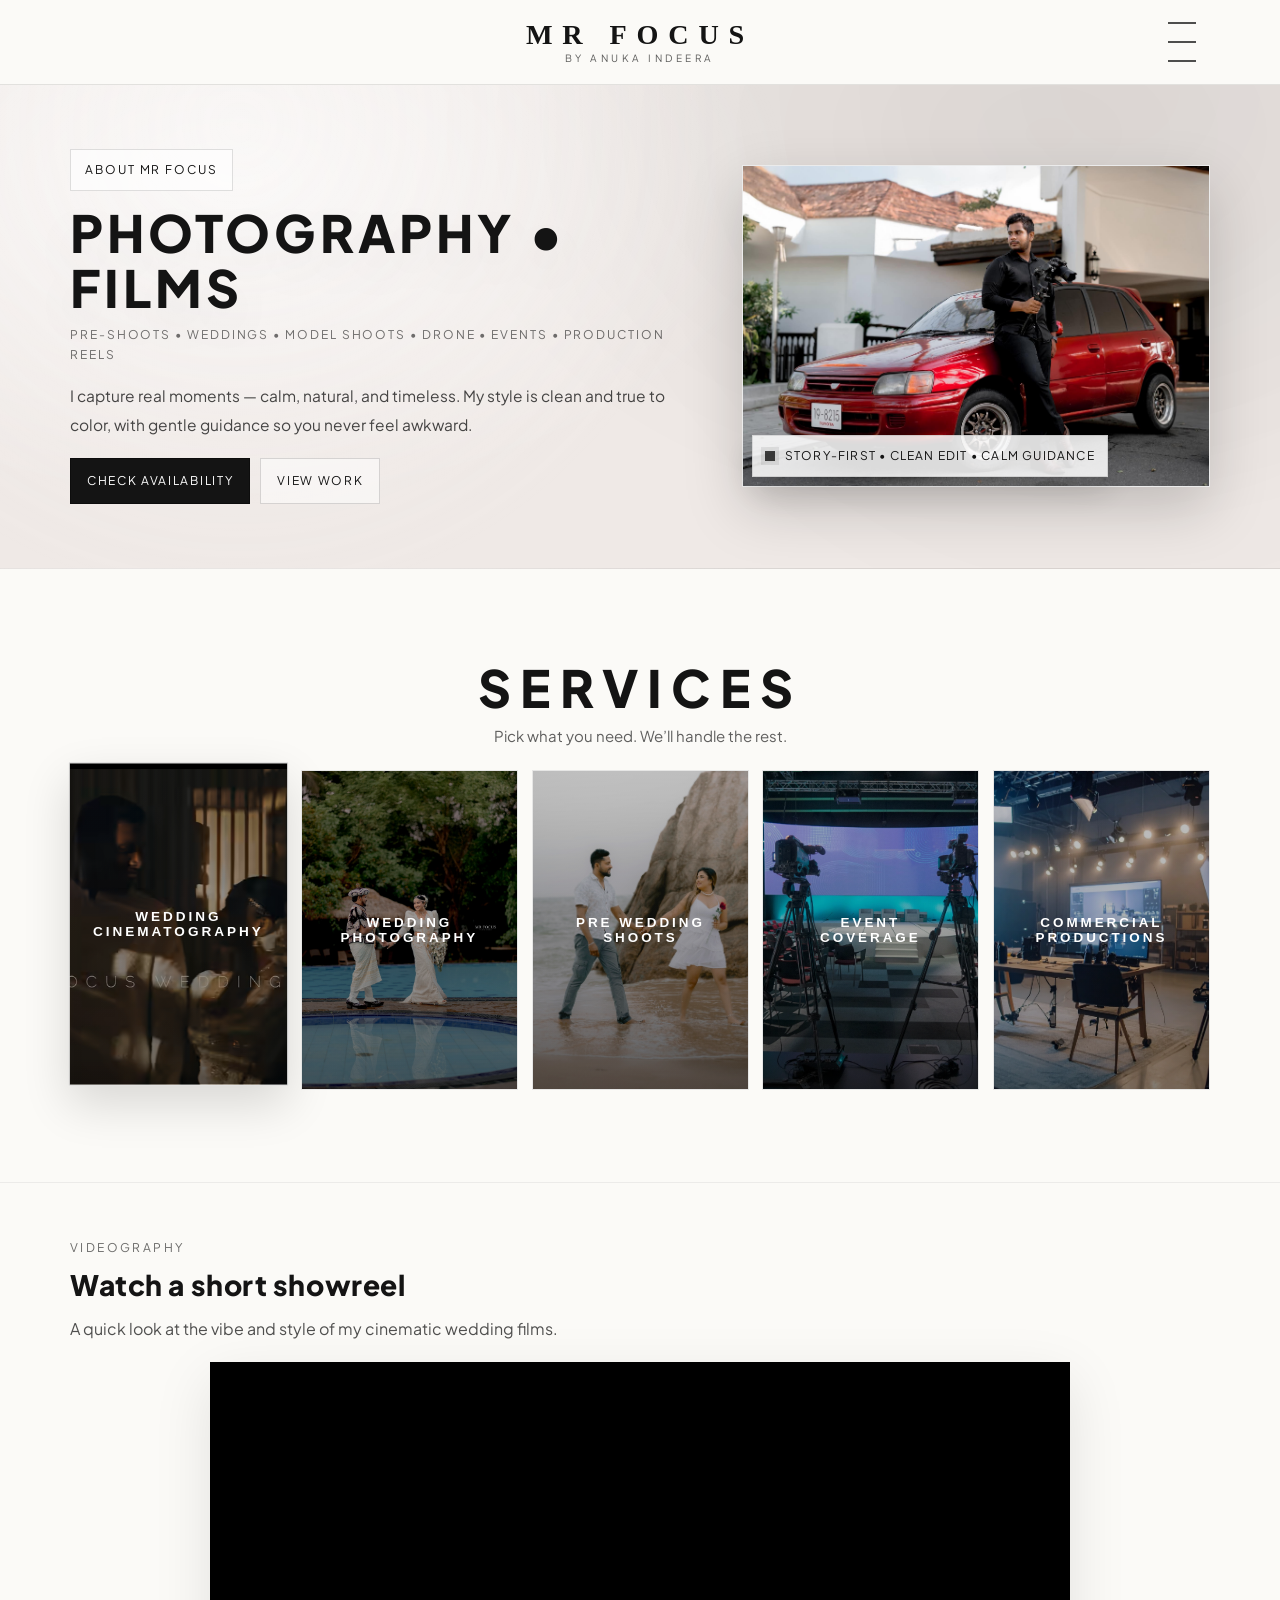
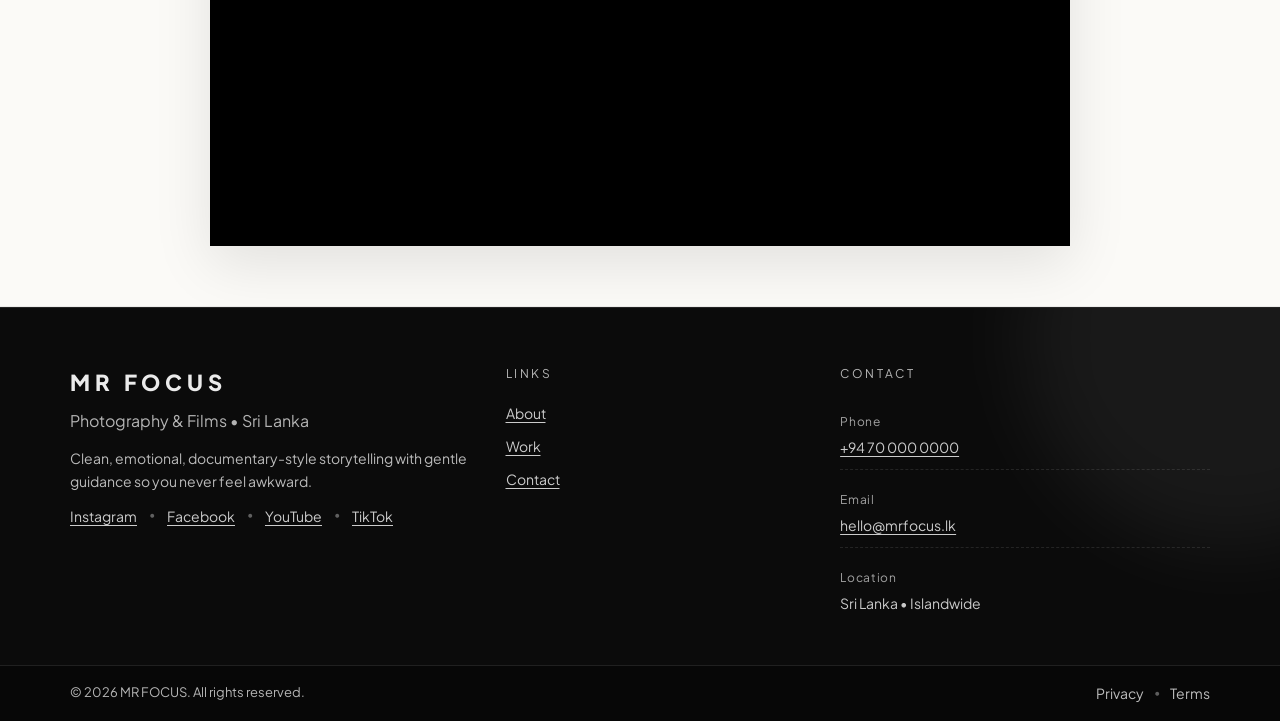
<file: about.html>
<!doctype html>
<html lang="en">
<head>
  <meta charset="utf-8" />
  <meta name="viewport" content="width=device-width, initial-scale=1" />
  <meta name="theme-color" content="#fbfaf7" />

  <title>About | MR FOCUS Photography & Films</title>
  <meta name="description" content="MR FOCUS — Wedding photography & filmmaking in Sri Lanka. Natural, clean, timeless storytelling with calm guidance." />

  <link rel="preconnect" href="https://fonts.googleapis.com">
  <link rel="preconnect" href="https://fonts.gstatic.com" crossorigin>
  <link href="https://fonts.googleapis.com/css2?family=Plus+Jakarta+Sans:wght@300;400;500;600;700;800&display=swap" rel="stylesheet">

  <style>
    :root{
      --bg:#fbfaf7;
      --panel:rgba(255,255,255,.72);
      --ink:#141414;
      --muted:rgba(20,20,20,.68);

      --radius:0px;
      --shadow:0 18px 55px rgba(0,0,0,.10);
      --shadow2:0 14px 40px rgba(0,0,0,.12);
      --container:1140px;

      --headerH:76px;
      --layerShadow:0 26px 70px rgba(0,0,0,.12);
      --layerLine:rgba(0,0,0,.08);

      --accent:rgba(197,160,98,.55);
    }

    *{box-sizing:border-box}

    html{
      scroll-behavior:smooth;
    }

    body{
      margin:0;
      background:var(--bg);
      color:var(--ink);
      font-family:"Plus Jakarta Sans", system-ui, -apple-system, Segoe UI, Roboto, Arial, sans-serif;
      line-height:1.65;
      overflow-x:hidden;
      -webkit-font-smoothing:antialiased;
      text-rendering:optimizeLegibility;

      opacity:0;
      transform:translateY(8px);
      transition:opacity .5s ease, transform .5s ease;
    }

    body.is-ready{
      opacity:1;
      transform:none;
    }

    body.drawer-lock{
      overflow:hidden;
    }

    a{
      color:inherit;
      text-decoration:none;
    }

    img{
      max-width:100%;
      display:block;
    }

    .container{
      width:min(var(--container), 92%);
      margin-inline:auto;
    }

    .muted{
      color:var(--muted);
    }

    /* ================= BUTTONS ================= */

    .btn{
      position:relative;
      overflow:hidden;
      border-radius:var(--radius);
      padding:12px 16px;
      border:1px solid rgba(0,0,0,.14);
      background:rgba(255,255,255,.78);
      cursor:pointer;
      font-size:12px;
      letter-spacing:.14em;
      text-transform:uppercase;
      transition:
        transform .32s cubic-bezier(.2,.8,.2,1),
        box-shadow .32s ease,
        background .32s ease,
        border-color .32s ease;
      display:inline-flex;
      align-items:center;
      justify-content:center;
      gap:10px;
      white-space:nowrap;
      user-select:none;
    }

    .btn::before{
      content:"";
      position:absolute;
      inset:0;
      background:linear-gradient(
        120deg,
        transparent 0%,
        transparent 34%,
        rgba(255,255,255,.36) 50%,
        transparent 66%,
        transparent 100%
      );
      transform:translateX(-140%) skewX(-14deg);
      transition:transform .85s ease;
      pointer-events:none;
    }

    .btn:hover::before{
      transform:translateX(140%) skewX(-14deg);
    }

    .btn:hover{
      transform:translateY(-3px);
      box-shadow:0 18px 40px rgba(0,0,0,.12);
    }

    .btn:active{
      transform:translateY(-1px) scale(.98);
    }

    .btn--primary{
      background:var(--ink);
      color:#fff;
      border-color:rgba(0,0,0,.35);
    }

    .btn--ghost{
      background:rgba(255,255,255,.50);
    }

    /* ================= HEADER ================= */

    .header{
      position:sticky;
      top:0;
      z-index:2000;
      background:rgba(251,250,247,.96);
      border-bottom:1px solid rgba(0,0,0,.10);
      backdrop-filter:blur(10px);
      -webkit-backdrop-filter:blur(10px);
      transition:
        background .45s ease,
        box-shadow .45s ease,
        border-color .45s ease;
    }

    .header.is-scrolled{
      background:rgba(251,250,247,.985);
      border-bottom-color:rgba(0,0,0,.08);
      box-shadow:0 18px 48px rgba(0,0,0,.10);
    }

    .header__inner{
      display:grid;
      grid-template-columns:1fr auto 1fr;
      align-items:center;
      gap:14px;
      padding:14px 0;
    }

    .header__logo{
      justify-self:center;
      display:inline-grid;
      place-items:center;
      padding:6px 10px;
    }

    .brand{
      display:grid;
      justify-items:center;
      line-height:1;
    }

    .brand__name{
      font-family:Georgia, "Times New Roman", serif;
      font-weight:700;
      text-transform:uppercase;
      letter-spacing:.35em;
      font-size:clamp(18px, 2.2vw, 34px);
      transition:letter-spacing .45s ease, transform .45s ease;
    }

    .header.is-scrolled .brand__name{
      letter-spacing:.38em;
    }

    .brand__tag{
      margin-top:4px;
      font-size:10px;
      letter-spacing:.35em;
      text-transform:uppercase;
      color:rgba(20,20,20,.68);
      transition:opacity .35s ease;
    }

    .menuBtn{
      justify-self:end;
      width:56px;
      height:56px;
      border:0;
      background:transparent;
      cursor:pointer;
      display:grid;
      place-items:center;
      padding:0;
    }

    .menuBtn span{
      display:block;
      width:28px;
      height:2px;
      background:rgba(20,20,20,.75);
      margin:4px 0;
      transition:
        transform .35s cubic-bezier(.2,.8,.2,1),
        opacity .35s ease,
        width .35s ease,
        background .35s ease;
    }

    .menuBtn:hover span:nth-child(1){
      transform:translateX(5px);
      width:32px;
    }

    .menuBtn:hover span:nth-child(2){
      transform:translateX(-4px);
      width:24px;
    }

    .menuBtn:hover span:nth-child(3){
      transform:translateX(5px);
      width:32px;
    }

    .menuBtn.is-open span:nth-child(1){
      transform:translateY(6px) rotate(45deg);
    }

    .menuBtn.is-open span:nth-child(2){
      opacity:0;
      transform:scaleX(.6);
    }

    .menuBtn.is-open span:nth-child(3){
      transform:translateY(-6px) rotate(-45deg);
    }

    /* ================= DRAWER ================= */

    .drawer{
      position:fixed;
      inset:0;
      z-index:2500;
      pointer-events:none;
      visibility:hidden;
    }

    .drawer.is-open{
      pointer-events:auto;
      visibility:visible;
    }

    .drawer__backdrop{
      position:absolute;
      inset:0;
      background:rgba(0,0,0,.22);
      backdrop-filter:blur(4px);
      -webkit-backdrop-filter:blur(4px);
      opacity:0;
      transition:opacity .45s ease;
    }

    .drawer.is-open .drawer__backdrop{
      opacity:1;
    }

    .drawer__panel{
      position:absolute;
      right:0;
      top:var(--headerH);
      height:calc(100% - var(--headerH));
      width:min(560px, 92vw);

      background:rgba(255,255,255,.98);
      border-left:1px solid rgba(0,0,0,.10);
      box-shadow:0 26px 70px rgba(0,0,0,.18);

      padding:18px;
      overflow:auto;

      transform:translateX(104%);
      transition:transform .85s cubic-bezier(.16,1,.3,1);
    }

    .drawer.is-open .drawer__panel{
      transform:translateX(0);
    }

    .drawer__top{
      display:flex;
      align-items:center;
      justify-content:space-between;
      padding:4px 2px 14px;
      border-bottom:1px solid rgba(0,0,0,.10);
      margin-bottom:14px;
    }

    .drawer__title{
      font-size:22px;
      font-weight:600;
      color:rgba(20,20,20,.92);
    }

    .drawer__close{
      border:0;
      background:transparent;
      font-size:26px;
      line-height:1;
      cursor:pointer;
      padding:10px 12px;
      color:rgba(20,20,20,.75);
      transition:transform .35s ease, color .35s ease;
    }

    .drawer__close:hover{
      transform:rotate(90deg);
      color:rgba(20,20,20,.95);
    }

    .drawer__links{
      display:grid;
      gap:12px;
    }

    .drawer__link{
      display:block;
      padding:22px 18px;
      background:#f3f4f4;
      border:1px solid rgba(0,0,0,.08);
      font-size:22px;
      font-weight:500;
      color:rgba(20,20,20,.90);

      opacity:0;
      transform:translateY(20px);

      transition:
        opacity .65s ease,
        transform .75s cubic-bezier(.2,.8,.2,1),
        background .25s ease,
        box-shadow .25s ease,
        border-color .25s ease;
    }

    .drawer.is-open .drawer__link{
      opacity:1;
      transform:translateY(0);
    }

    .drawer.is-open .drawer__link:nth-child(1){transition-delay:.12s;}
    .drawer.is-open .drawer__link:nth-child(2){transition-delay:.20s;}
    .drawer.is-open .drawer__link:nth-child(3){transition-delay:.28s;}

    .drawer__link:hover{
      background:#fff;
      transform:translateY(-2px);
      box-shadow:0 14px 30px rgba(0,0,0,.08);
    }

    .drawer__link--accent{
      background:#fff;
      border-color:var(--accent);
    }

    @media (max-width:520px){
      .drawer__panel{
        width:min(420px, 92vw);
      }

      .drawer__link{
        font-size:18px;
        padding:18px 16px;
      }
    }

    /* ================= REVEAL ================= */

    .reveal{
      opacity:0;
      transform:translateY(34px);
      filter:blur(10px);
      transition:
        opacity .9s ease,
        transform .9s cubic-bezier(.2,.8,.2,1),
        filter .9s ease;
    }

    .reveal.is-in{
      opacity:1;
      transform:translateY(0);
      filter:blur(0);
    }

    /* ================= HERO ================= */

    .aboutHero{
      position:relative;
      overflow:hidden;
      padding:clamp(28px, 5vw, 72px) 0;
      border-bottom:1px solid rgba(0,0,0,.06);
      background:
        radial-gradient(900px 520px at 18% 20%, rgba(255,255,255,.65), transparent 62%),
        radial-gradient(980px 640px at 82% 10%, rgba(0,0,0,.05), transparent 64%),
        #efe9e6;

      --mx:0px;
      --my:0px;
    }

    .aboutHero::after{
      content:"";
      position:absolute;
      inset:-160px;
      background:
        radial-gradient(circle at 25% 25%, rgba(255,255,255,.28), transparent 36%),
        radial-gradient(circle at 80% 20%, rgba(0,0,0,.06), transparent 42%);
      opacity:.72;
      pointer-events:none;
      animation:heroSoftMove 10s ease-in-out infinite alternate;
    }

    .aboutHero__inner{
      position:relative;
      z-index:1;
      display:grid;
      grid-template-columns:1.15fr .85fr;
      gap:clamp(16px, 3vw, 56px);
      align-items:center;
      transform:translate(
        calc(var(--mx) * -0.12),
        calc(var(--my) * -0.12)
      );
      transition:transform .35s ease-out;
    }

    .kicker{
      display:inline-flex;
      padding:10px 14px;
      border-radius:var(--radius);
      border:1px solid rgba(0,0,0,.12);
      background:rgba(255,255,255,.62);
      font-size:12px;
      letter-spacing:.16em;
      text-transform:uppercase;
    }

    .h1{
      margin:14px 0 10px;
      font-weight:800;
      letter-spacing:.08em;
      text-transform:uppercase;
      font-size:clamp(28px, 4vw, 58px);
      line-height:1.08;
      text-shadow:0 18px 48px rgba(0,0,0,.08);
    }

    .subline{
      margin:0 0 16px;
      font-size:12px;
      letter-spacing:.16em;
      text-transform:uppercase;
      color:rgba(20,20,20,.60);
    }

    .heroLead{
      margin:0 0 16px;
      max-width:62ch;
      font-size:clamp(15.5px, 1.1vw, 18px);
      line-height:1.9;
      color:rgba(20,20,20,.78);
    }

    .heroActions{
      display:flex;
      gap:10px;
      flex-wrap:wrap;
      margin-top:18px;
    }

    .heroImgWrap{
      position:relative;
      display:grid;
      justify-items:end;
    }

    .heroImg{
      width:min(560px, 100%);
      aspect-ratio:16/11;
      border-radius:var(--radius);
      border:1px solid rgba(0,0,0,.08);
      box-shadow:0 22px 55px rgba(0,0,0,.18);
      object-fit:cover;
      object-position:50% 25%;
      background:#fff;

      transition:
        transform .9s cubic-bezier(.2,.8,.2,1),
        box-shadow .9s ease,
        filter .9s ease;
    }

    .heroImgWrap:hover .heroImg{
      transform:translateY(-8px) scale(1.025);
      box-shadow:0 34px 80px rgba(0,0,0,.22);
      filter:contrast(1.04) saturate(1.03);
    }

    .heroBadge{
      position:absolute;
      left:10px;
      bottom:10px;
      display:inline-flex;
      align-items:center;
      gap:10px;
      padding:10px 12px;
      border-radius:var(--radius);
      background:rgba(255,255,255,.86);
      border:1px solid rgba(0,0,0,.10);
      box-shadow:0 14px 34px rgba(0,0,0,.14);
      font-size:12px;
      letter-spacing:.10em;
      text-transform:uppercase;
      transition:transform .45s ease, box-shadow .45s ease;
    }

    .heroImgWrap:hover .heroBadge{
      transform:translateY(-6px);
      box-shadow:0 20px 48px rgba(0,0,0,.18);
    }

    .dot{
      width:10px;
      height:10px;
      border-radius:var(--radius);
      background:rgba(0,0,0,.75);
      box-shadow:0 0 0 4px rgba(0,0,0,.08);
    }

    /* ================= SECTIONS ================= */

    .section{
      padding:clamp(46px, 6vw, 86px) 0;
      border-bottom:1px solid rgba(0,0,0,.06);
    }

    .sectionTitle{
      font-size:12px;
      letter-spacing:.20em;
      text-transform:uppercase;
      color:rgba(20,20,20,.62);
      margin:0 0 10px;
    }

    .sectionH2{
      margin:0 0 12px;
      font-size:clamp(22px, 2.2vw, 34px);
      line-height:1.2;
      letter-spacing:.02em;
      font-weight:800;
    }

    .sectionLead{
      margin:0 0 18px;
      color:rgba(20,20,20,.74);
      max-width:72ch;
      line-height:1.9;
    }

    /* ================= LAYER STACK ================= */

    .layerStack{
      position:relative;
      background:var(--bg);
    }

/* remove extra blank space after last layer/showreel */
.layerStack > .section.layer:last-of-type{
  height: auto !important;
  min-height: auto !important;
  overflow: visible !important;
  padding-top: 55px !important;
  padding-bottom: 60px !important;
}

/* remove extra stack ending space */
.stackEnd{
  height: 0 !important;
  display: none !important;
}

/* remove extra margins inside showreel */
.layerStack > .section.layer:last-of-type .reelWrap{
  margin-bottom: 0 !important;
}

.layerStack > .section.layer:last-of-type .reel{
  margin-bottom: 0 !important;
}

    /* ================= SERVICES ================= */

    .serviceTiles{
      padding:92px 0;
      background:var(--bg);
    }

    .serviceTiles__head{
      text-align:center;
      margin-bottom:22px;
    }

    .serviceTiles__head .lead{
      max-width:56ch;
      margin:10px auto 0;
      font-size:15px;
      line-height:1.6;
    }

    .h2{
      margin:0;
      font-weight:800;
      letter-spacing:.18em;
      text-transform:uppercase;
      font-size:clamp(28px, 4vw, 58px);
      line-height:1.05;
    }

    .tilesGrid{
      --gap:14px;
      display:flex;
      flex-wrap:wrap;
      gap:var(--gap);
      justify-content:center;
    }

    .tileBtn{
      appearance:none;
      border:none;
      padding:0;
      background:none;
      cursor:pointer;
      text-align:inherit;
    }

    .tile{
      position:relative;
      overflow:hidden;
      border-radius:var(--radius);
      color:#fff;
      border:1px solid rgba(20,20,20,.10);
      background:rgba(255,255,255,.65);
      flex:0 0 calc((100% - (4 * var(--gap))) / 5);
      min-height:320px;
      display:grid;
      place-items:center;
      will-change:transform;
      transition:
        transform .55s cubic-bezier(.2,.8,.2,1),
        box-shadow .45s ease,
        border-color .45s ease,
        filter .45s ease;
    }

    .tile__bg{
      position:absolute;
      inset:0;
      background-image:var(--img);
      background-size:cover;
      background-position:50% 50%;
      transform:scale(1.02);
      transition:
        transform 1.1s cubic-bezier(.2,.8,.2,1),
        filter .7s ease;
    }

    .tile__shade{
      position:absolute;
      inset:0;
      background:
        radial-gradient(700px 480px at 50% 55%, rgba(0,0,0,.08), rgba(0,0,0,.36)),
        linear-gradient(to top, rgba(0,0,0,.40), rgba(0,0,0,.08));
      transition:opacity .25s ease;
    }

    .tile__text{
      position:relative;
      z-index:1;
      padding:14px 16px;
      text-align:center;
      font-weight:600;
      letter-spacing:.22em;
      text-transform:uppercase;
      font-size:clamp(13px, 1.05vw, 16px);
      transition:
        transform .45s ease,
        letter-spacing .45s ease,
        opacity .45s ease;
    }

    .tile:hover{
      transform:translateY(-10px) scale(1.015);
      border-color:rgba(20,20,20,.16);
      box-shadow:0 34px 90px rgba(0,0,0,.18);
    }

    .tile:hover .tile__bg{
      transform:scale(1.1);
      filter:contrast(1.05) saturate(1.08);
    }

    .tile:hover .tile__shade{
      opacity:.92;
    }

    .tile:hover .tile__text{
      transform:translateY(-4px);
      letter-spacing:.26em;
    }

    .tile.is-active{
      transform:translateY(-6px) scale(1.01);
      border-color:rgba(20,20,20,.18);
      box-shadow:0 18px 44px rgba(0,0,0,.14);
    }

    .tile:focus-visible{
      outline:3px solid rgba(20,20,20,.25);
      outline-offset:4px;
    }

    .svcPanel{
      margin-top:18px;
      border-radius:var(--radius);
      overflow:hidden;
      opacity:1;
      transform:translateY(0);
      transition:
        opacity .45s ease,
        transform .55s cubic-bezier(.2,.8,.2,1),
        filter .45s ease;
    }

    .svcPanel.is-hide{
      opacity:0;
      transform:translateY(18px);
      filter:blur(8px);
    }

    .svcPanel__inner{
      padding:22px;
      display:flex;
      flex-direction:column;
      align-items:center;
      text-align:center;
      gap:10px;
      transition:transform .45s ease, box-shadow .45s ease;
    }

    .svcPanel__actions{
      display:flex;
      gap:10px;
      flex-wrap:wrap;
      justify-content:center;
      margin-top:6px;
    }

    /* ================= SHOWREEL ================= */

    .reelWrap{
      margin-top:12px;
      max-width:860px;
      margin-inline:auto;
    }

    .reel{
      position:relative;
      overflow:hidden;
      border-radius:var(--radius);
      border:1px solid rgba(0,0,0,.10);
      background:#000;
      box-shadow:var(--shadow);
      aspect-ratio:16 / 9;
      transition:
        transform .7s cubic-bezier(.2,.8,.2,1),
        box-shadow .7s ease;
    }

    .reel:hover{
      transform:translateY(-6px);
      box-shadow:0 30px 80px rgba(0,0,0,.18);
    }

    .reel iframe{
      position:absolute;
      inset:0;
      width:100%;
      height:100%;
      border:0;
      display:block;
    }

    .ytNotice{
      position:absolute;
      inset:0;
      display:none;
      place-items:center;
      text-align:center;
      padding:22px;
      background:rgba(0,0,0,.58);
      color:#fff;
      z-index:2;
    }

    .ytNotice__box{
      max-width:520px;
      border:1px solid rgba(255,255,255,.20);
      background:rgba(0,0,0,.35);
      padding:18px;
    }

    .ytNotice__title{
      font-weight:800;
      letter-spacing:.08em;
      text-transform:uppercase;
      margin-bottom:8px;
      font-size:14px;
    }

    .ytNotice__text{
      opacity:.9;
      line-height:1.7;
      margin-bottom:14px;
      font-size:14px;
    }

    .ytNotice__btns{
      display:flex;
      gap:10px;
      justify-content:center;
      flex-wrap:wrap;
    }

    .reel.is-file .ytNotice{
      display:grid;
    }

    /* ================= FOOTER ================= */

    .footer{
      background:#0b0b0b;
      color:rgba(255,255,255,.92);
      padding:56px 0 0;
      border-top:1px solid rgba(255,255,255,.10);
      position:relative;
      overflow:hidden;
    }

    .footer::before{
      content:"";
      position:absolute;
      width:420px;
      height:420px;
      right:-160px;
      top:-180px;
      border-radius:50%;
      background:rgba(255,255,255,.06);
      filter:blur(40px);
      animation:footerGlow 8s ease-in-out infinite alternate;
    }

    .footer__wrap{
      position:relative;
      z-index:1;
      display:grid;
      grid-template-columns:1.2fr .9fr 1.1fr;
      gap:32px;
      padding-bottom:40px;
    }

    .footer__brand{
      font-size:22px;
      letter-spacing:.22em;
      text-transform:uppercase;
      margin-bottom:8px;
      font-weight:800;
    }

    .footer__tag{
      opacity:.75;
      margin-bottom:12px;
    }

    .footer__about{
      margin:0;
      max-width:420px;
      line-height:1.65;
      color:rgba(255,255,255,.72);
      font-size:14px;
    }

    .footer__title{
      font-size:12px;
      letter-spacing:.22em;
      text-transform:uppercase;
      color:rgba(255,255,255,.70);
      margin-bottom:8px;
    }

    .footer__link{
      color:rgba(255,255,255,.86);
      font-size:14px;
      opacity:.92;
      transition:.18s ease;
      text-decoration:underline;
      text-underline-offset:3px;
    }

    .footer__link:hover{
      opacity:1;
    }

    .footer__col{
      display:grid;
      align-content:start;
      gap:10px;
    }

    .footer__item{
      display:grid;
      gap:4px;
      padding:10px 0;
      border-bottom:1px dashed rgba(255,255,255,.10);
    }

    .footer__label{
      font-size:12px;
      color:rgba(255,255,255,.62);
      letter-spacing:.06em;
    }

    .footer__text{
      font-size:14px;
      color:rgba(255,255,255,.78);
    }

    .footer__bottom{
      border-top:1px solid rgba(255,255,255,.10);
      padding:16px 0;
      background:rgba(0,0,0,.35);
    }

    .footer__bottomInner{
      display:flex;
      align-items:center;
      justify-content:space-between;
      gap:12px;
      flex-wrap:wrap;
    }

    .footer__mini{
      color:rgba(255,255,255,.70);
      font-size:13px;
    }

    .footer__miniLinks{
      display:flex;
      align-items:center;
      gap:10px;
      flex-wrap:wrap;
    }

    .dotSep{
      color:rgba(255,255,255,.35);
      font-size:12px;
    }

    /* ================= KEYFRAMES ================= */

    @keyframes heroSoftMove{
      0%{
        transform:translate3d(0,0,0) scale(1);
      }

      100%{
        transform:translate3d(24px,-18px,0) scale(1.04);
      }
    }

    @keyframes footerGlow{
      0%{
        transform:translate3d(0,0,0) scale(1);
        opacity:.45;
      }

      100%{
        transform:translate3d(-30px,24px,0) scale(1.12);
        opacity:.75;
      }
    }

    /* ================= RESPONSIVE ================= */

    @media (max-width:1100px){
      .tile{
        flex-basis:calc((100% - (2 * var(--gap))) / 3);
        min-height:300px;
      }
    }

    @media (max-width:980px){
      .aboutHero__inner{
        grid-template-columns:1fr;
      }

      .heroImgWrap{
        justify-items:center;
        order:-1;
      }

      .footer__wrap{
        grid-template-columns:1fr 1fr;
      }
    }

    @media (max-width:900px){
      .tile{
        flex-basis:calc((100% - var(--gap)) / 2);
        min-height:280px;
      }
    }

    @media (max-width:740px){
      .layer{
        position:relative;
        top:auto;
        height:auto;
        overflow:visible;
        box-shadow:none;
        border-top:none;
      }

      .stackEnd{
        display:none;
      }

      .aboutHero__inner{
        transform:none;
      }

      .heroImgWrap:hover .heroImg{
        transform:none;
      }

      .tile:hover{
        transform:translateY(-5px);
      }
    }

    @media (max-width:640px){
      .serviceTiles{
        padding:72px 0;
      }

      .serviceTiles__head .lead{
        font-size:15px;
        line-height:1.65;
      }

      .tile{
        flex-basis:100%;
        min-height:240px;
      }

      .tile__text{
        letter-spacing:.18em;
      }

      .footer__wrap{
        grid-template-columns:1fr;
        gap:22px;
        padding-bottom:30px;
      }
    }

    @media (max-width:520px){
      .reelWrap{
        max-width:100%;
      }

      .reel{
        aspect-ratio:16 / 9;
      }
    }

    @media (prefers-reduced-motion:reduce){
      *,
      *::before,
      *::after{
        animation:none !important;
        transition:none !important;
      }

      .reveal{
        opacity:1 !important;
        transform:none !important;
        filter:none !important;
      }
    }
  </style>
</head>

<body id="top">

  <!-- HEADER -->
  <header class="header">
    <div class="container header__inner">
      <div aria-hidden="true"></div>

      <a class="header__logo header__logo--text" href="index.html#top" aria-label="Go to top">
        <span class="brand">
          <span class="brand__name">MR FOCUS</span>
          <span class="brand__tag">BY ANUKA INDEERA</span>
        </span>
      </a>

      <button class="menuBtn" id="menuBtn" aria-label="Open menu" aria-expanded="false" aria-controls="drawer">
        <span></span>
        <span></span>
        <span></span>
      </button>
    </div>
  </header>

  <!-- DRAWER MENU -->
  <div class="drawer" id="drawer" aria-hidden="true">
    <div class="drawer__backdrop" id="drawerBackdrop" aria-hidden="true"></div>

    <aside class="drawer__panel" role="dialog" aria-modal="true" aria-label="Main menu">
      <div class="drawer__top">
        <div class="drawer__title">Menu</div>
        <button class="drawer__close" id="drawerClose" aria-label="Close menu" type="button">×</button>
      </div>

      <nav class="drawer__links" aria-label="Menu links">
        <a class="drawer__link" href="index.html">Home</a>
        <a class="drawer__link" href="categories.html">Our Portfolio</a>
        <a class="drawer__link drawer__link--accent" href="contact.html#contactForm">Enquire</a>
      </nav>
    </aside>
  </div>

  <!-- MAIN -->
  <main class="layerStack" id="layerStack">

    <!-- HERO -->
    <section class="aboutHero" data-layer>
      <div class="container aboutHero__inner">
        <div class="reveal">
          <span class="kicker">About MR Focus</span>

          <h1 class="h1">Photography • Films</h1>

          <p class="subline">Pre-shoots • Weddings • Model Shoots • Drone • Events • Production Reels</p>

          <p class="heroLead">
            I capture real moments — calm, natural, and timeless.
            My style is clean and true to color, with gentle guidance so you never feel awkward.
          </p>

          <div class="heroActions">
            <a href="contact.html#contactForm" class="btn btn--primary">Check Availability</a>
            <a href="index.html#work" class="btn btn--ghost">View Work</a>
          </div>
        </div>

        <div class="heroImgWrap reveal">
          <img class="heroImg" src="assets/ownerimg1.jpg" alt="MR Focus photographer portrait" />

          <div class="heroBadge">
            <span class="dot" aria-hidden="true"></span>
            Story-first • Clean edit • Calm guidance
          </div>
        </div>
      </div>
    </section>

    <!-- SERVICES -->
    <section class="section serviceTiles servicesSwitch layer" id="services" data-layer>
      <div class="container">
        <div class="serviceTiles__head reveal">
          <h2 class="h2 h2--spaced">Services</h2>
          <p class="lead muted">Pick what you need. We’ll handle the rest.</p>
        </div>

        <div class="tilesGrid reveal" role="tablist" aria-label="Services">
          <button class="tile tileBtn is-active" type="button"
            style="--img:url('assets/thumb3.png')"
            data-title="Wedding Cinematography"
            data-desc="Cinematic wedding films with real moments, clean colour and smooth edits.">
            <span class="tile__bg" aria-hidden="true"></span>
            <span class="tile__shade" aria-hidden="true"></span>
            <span class="tile__text">WEDDING<br>CINEMATOGRAPHY</span>
          </button>

          <button class="tile tileBtn" type="button"
            style="--img:url('assets/img11.jpg')"
            data-title="Wedding Photography"
            data-desc="Natural storytelling + timeless portraits. Full day coverage available.">
            <span class="tile__bg" aria-hidden="true"></span>
            <span class="tile__shade" aria-hidden="true"></span>
            <span class="tile__text">WEDDING<br>PHOTOGRAPHY</span>
          </button>

          <button class="tile tileBtn" type="button"
            style="--img:url('assets/img2.jpg')"
            data-title="Pre Wedding Shoots"
            data-desc="Golden hour sessions, beautiful locations and gentle posing guidance.">
            <span class="tile__bg" aria-hidden="true"></span>
            <span class="tile__shade" aria-hidden="true"></span>
            <span class="tile__text">PRE WEDDING<br>SHOOTS</span>
          </button>

          <button class="tile tileBtn" type="button"
            style="--img:url('assets/evenycoverage.jpg')"
            data-title="Event Coverage"
            data-desc="Corporate events, parties, stage shows and live moments captured cleanly.">
            <span class="tile__bg" aria-hidden="true"></span>
            <span class="tile__shade" aria-hidden="true"></span>
            <span class="tile__text">EVENT<br>COVERAGE</span>
          </button>

          <button class="tile tileBtn" type="button"
            style="--img:url('assets/COMMERCIALPRODUCTIONS.jpg')"
            data-title="Commercial Productions"
            data-desc="Brand promos, product shoots, reels and ads for your business.">
            <span class="tile__bg" aria-hidden="true"></span>
            <span class="tile__shade" aria-hidden="true"></span>
            <span class="tile__text">COMMERCIAL<br>PRODUCTIONS</span>
          </button>
        </div>

      </div>
    </section>

    <!-- SHOWREEL -->
    <section class="section layer" data-layer>
      <div class="container">
        <div class="reveal">
          <div class="sectionTitle">Videography</div>
          <h2 class="sectionH2">Watch a short showreel</h2>
          <p class="sectionLead">A quick look at the vibe and style of my cinematic wedding films.</p>
        </div>

        <div class="reelWrap reveal">
          <div class="reel" id="showreelBox">
            <div class="ytNotice">
              <div class="ytNotice__box">
                <div class="ytNotice__title">Video can’t play in file mode</div>

                <div class="ytNotice__text">
                  Please open this page using a local server like VS Code Live Server to play the video here.
                </div>

                <div class="ytNotice__btns">
                  <a class="btn btn--primary" href="https://youtu.be/Q0cKGwMkyh4" target="_blank" rel="noreferrer">
                    Watch on YouTube
                  </a>
                </div>
              </div>
            </div>

            <iframe
              id="showreelFrame"
              title="MR FOCUS Showreel"
              loading="lazy"
              allow="accelerometer; autoplay; clipboard-write; encrypted-media; gyroscope; picture-in-picture"
              referrerpolicy="strict-origin-when-cross-origin"
              allowfullscreen>
            </iframe>
          </div>
        </div>
      </div>
    </section>

    <div class="stackEnd" aria-hidden="true"></div>
  </main>

  <!-- FOOTER -->
  <footer class="footer">
    <div class="container footer__wrap">
      <div>
        <div class="footer__brand">MR FOCUS</div>
        <div class="footer__tag">Photography & Films • Sri Lanka</div>

        <p class="footer__about">
          Clean, emotional, documentary-style storytelling with gentle guidance so you never feel awkward.
        </p>

        <div style="margin-top:12px; display:flex; gap:12px; flex-wrap:wrap;">
          <a class="footer__link" href="#" aria-label="Instagram">Instagram</a>
          <span class="dotSep">•</span>
          <a class="footer__link" href="https://www.facebook.com/Mr.Focusphotography/" target="_blank" rel="noreferrer" aria-label="Facebook">Facebook</a>
          <span class="dotSep">•</span>
          <a class="footer__link" href="#" aria-label="YouTube">YouTube</a>
          <span class="dotSep">•</span>
          <a class="footer__link" href="#" aria-label="TikTok">TikTok</a>
        </div>
      </div>

      <div class="footer__col">
        <div class="footer__title">Links</div>
        <a class="footer__link" href="#top">About</a>
        <a class="footer__link" href="index.html#work">Work</a>
        <a class="footer__link" href="contact.html#contactForm">Contact</a>
      </div>

      <div class="footer__col">
        <div class="footer__title">Contact</div>

        <div class="footer__item">
          <span class="footer__label">Phone</span>
          <a class="footer__link" href="tel:+94700000000">+94 70 000 0000</a>
        </div>

        <div class="footer__item">
          <span class="footer__label">Email</span>
          <a class="footer__link" href="mailto:hello@mrfocus.lk">hello@mrfocus.lk</a>
        </div>

        <div class="footer__item" style="border-bottom:none;">
          <span class="footer__label">Location</span>
          <div class="footer__text">Sri Lanka • Islandwide</div>
        </div>
      </div>
    </div>

    <div class="footer__bottom">
      <div class="container footer__bottomInner">
        <div class="footer__mini">© <span id="year"></span> MR FOCUS. All rights reserved.</div>

        <div class="footer__miniLinks">
          <a href="#" class="footer__link" style="text-decoration:none; opacity:.85;">Privacy</a>
          <span class="dotSep">•</span>
          <a href="#" class="footer__link" style="text-decoration:none; opacity:.85;">Terms</a>
        </div>
      </div>
    </div>
  </footer>

  <script>
    (function () {
      /* YEAR + BODY READY */
      const year = document.getElementById('year');

      if (year) {
        year.textContent = new Date().getFullYear();
      }

      window.addEventListener('DOMContentLoaded', function () {
        requestAnimationFrame(function () {
          document.body.classList.add('is-ready');
        });
      });

      /* HEADER HEIGHT + SCROLL STYLE */
      const header = document.querySelector('.header');
      const root = document.documentElement;

      function setHeaderHeight(){
        const h = header ? header.offsetHeight : 76;
        root.style.setProperty('--headerH', h + 'px');
      }

      function updateHeaderScroll(){
        if (!header) return;
        header.classList.toggle('is-scrolled', window.scrollY > 40);
      }

      setHeaderHeight();
      updateHeaderScroll();

      window.addEventListener('resize', setHeaderHeight);
      window.addEventListener('scroll', updateHeaderScroll, { passive: true });

      /* SMOOTH REVEAL */
      const revealItems = document.querySelectorAll('.reveal');

      const revealObserver = new IntersectionObserver(function (entries) {
        entries.forEach(function (entry) {
          if (entry.isIntersecting) {
            entry.target.classList.add('is-in');
            revealObserver.unobserve(entry.target);
          }
        });
      }, {
        threshold: 0.14,
        rootMargin: '0px 0px -8% 0px'
      });

      revealItems.forEach(function (el, index) {
        el.style.transitionDelay = Math.min(index * 0.04, 0.28) + 's';
        revealObserver.observe(el);
      });

      /* HERO PARALLAX */
      const hero = document.querySelector('.aboutHero');
      const canHover = window.matchMedia('(hover: hover)').matches;

      if (hero && canHover) {
        hero.addEventListener('mousemove', function (e) {
          const rect = hero.getBoundingClientRect();

          const x = ((e.clientX - rect.left) / rect.width - 0.5) * 18;
          const y = ((e.clientY - rect.top) / rect.height - 0.5) * 18;

          hero.style.setProperty('--mx', x.toFixed(2) + 'px');
          hero.style.setProperty('--my', y.toFixed(2) + 'px');
        });

        hero.addEventListener('mouseleave', function () {
          hero.style.setProperty('--mx', '0px');
          hero.style.setProperty('--my', '0px');
        });
      }

      /* SERVICE PANEL SWITCH */
      const serviceButtons = document.querySelectorAll('.tileBtn');
      const servicePanel = document.getElementById('svcPanel');
      const servicePanelInner = servicePanel ? servicePanel.querySelector('.svcPanel__inner') : null;

      function setServicePanel(button) {
        if (!button || !servicePanel || !servicePanelInner) return;

        serviceButtons.forEach(function (btn) {
          btn.classList.remove('is-active');
        });

        button.classList.add('is-active');
        servicePanel.classList.add('is-hide');

        setTimeout(function () {
          const title = button.dataset.title || '';
          const desc = button.dataset.desc || '';

          servicePanelInner.innerHTML =
            '<h3 class="sectionH2" style="margin:0;">' + title + '</h3>' +
            '<p class="sectionLead" style="margin:0; max-width:70ch;">' + desc + '</p>' +
            '<div class="svcPanel__actions">' +
              '<a class="btn btn--primary" href="contact.html#contactForm">Enquire Now</a>' +
              '<a class="btn btn--ghost" href="categories.html">View Portfolio</a>' +
            '</div>';

          servicePanel.classList.remove('is-hide');
        }, 180);
      }

      serviceButtons.forEach(function (button) {
        button.addEventListener('click', function () {
          setServicePanel(button);
        });
      });

      if (serviceButtons.length) {
        setServicePanel(serviceButtons[0]);
      }

      /* YOUTUBE EMBED */
      const videoId = 'Q0cKGwMkyh4';
      const box = document.getElementById('showreelBox');
      const frame = document.getElementById('showreelFrame');

      if (box && frame) {
        if (location.protocol === 'file:') {
          box.classList.add('is-file');
        } else {
          const origin = encodeURIComponent(location.origin);
          frame.src = 'https://www.youtube-nocookie.com/embed/' + videoId + '?rel=0&modestbranding=0&playsinline=1&origin=' + origin;
        }
      }

      /* LAYER Z-INDEX */
      const layers = document.querySelectorAll('[data-layer]');
      layers.forEach(function (layer, i) {
        layer.style.zIndex = String(i + 1);
      });

      /* DRAWER OPEN / CLOSE */
      const menuBtn = document.getElementById('menuBtn');
      const drawer = document.getElementById('drawer');
      const drawerClose = document.getElementById('drawerClose');
      const drawerBackdrop = document.getElementById('drawerBackdrop');
      const drawerLinks = drawer ? drawer.querySelectorAll('.drawer__link') : [];

      function openDrawer(){
        if (!drawer || !menuBtn) return;

        drawer.classList.add('is-open');
        menuBtn.classList.add('is-open');

        menuBtn.setAttribute('aria-expanded', 'true');
        drawer.setAttribute('aria-hidden', 'false');

        document.body.classList.add('drawer-lock');
      }

      function closeDrawer(){
        if (!drawer || !menuBtn) return;

        drawer.classList.remove('is-open');
        menuBtn.classList.remove('is-open');

        menuBtn.setAttribute('aria-expanded', 'false');
        drawer.setAttribute('aria-hidden', 'true');

        document.body.classList.remove('drawer-lock');
      }

      if (menuBtn && drawer) {
        menuBtn.addEventListener('click', function () {
          drawer.classList.contains('is-open') ? closeDrawer() : openDrawer();
        });
      }

      if (drawerClose) {
        drawerClose.addEventListener('click', closeDrawer);
      }

      if (drawerBackdrop) {
        drawerBackdrop.addEventListener('click', closeDrawer);
      }

      drawerLinks.forEach(function (link) {
        link.addEventListener('click', closeDrawer);
      });

      document.addEventListener('keydown', function (e) {
        if (e.key === 'Escape') {
          closeDrawer();
        }
      });
    })();
  </script>
</body>
</html>
</file>
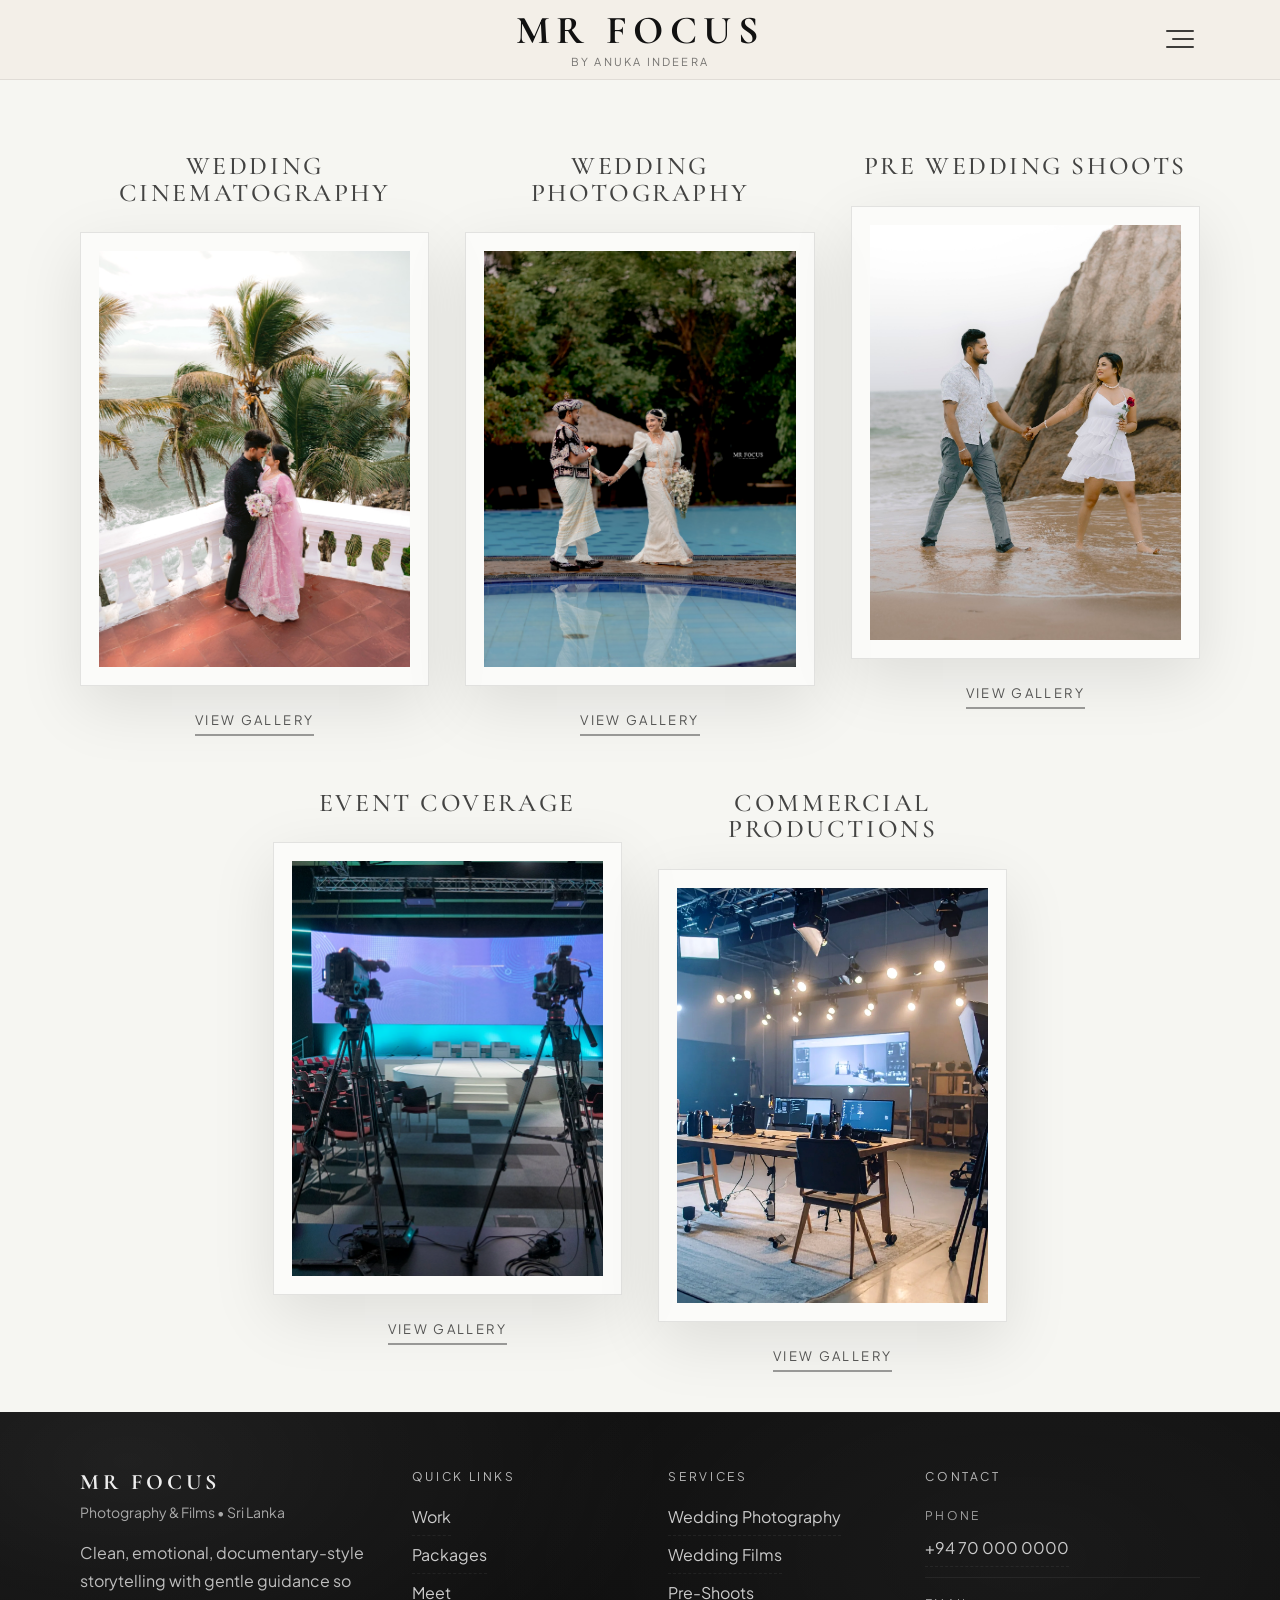
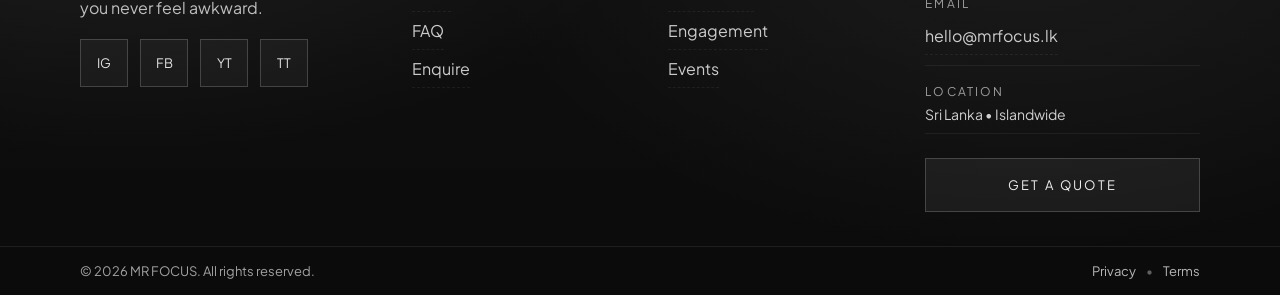
<file: categories.html>
<!DOCTYPE html>
<html lang="en">
<head>
  <meta charset="UTF-8" />
  <meta name="viewport" content="width=device-width, initial-scale=1.0"/>
  <title>MR FOCUS | Categories</title>

  <!-- ✅ Fonts -->
  <link rel="preconnect" href="https://fonts.googleapis.com">
  <link rel="preconnect" href="https://fonts.gstatic.com" crossorigin>
  <link href="https://fonts.googleapis.com/css2?family=Plus+Jakarta+Sans:wght@300;400;500;600;700;800&family=Cormorant+Garamond:wght@400;500;600;700&display=swap" rel="stylesheet">

  <style>
    :root{
      /* Light section */
      --light-bg:#f6f6f2;
      --light-text:#111111;
      --light-muted:rgba(17,17,17,.68);
      --light-line:#e6e6e0;

      /* Dark hero + footer */
      --dark:#0b0b0b;
      --dark-2:#101010;
      --dark-text:rgba(255,255,255,.92);
      --dark-muted:rgba(255,255,255,.62);

      /* ✅ SQUARE */
      --radius:0px;

      --container:1120px;

      /* ✅ Fonts */
      --font-sans: "Plus Jakarta Sans", system-ui, -apple-system, "Segoe UI", Roboto, Arial, sans-serif;
      --font-logo: "Cormorant Garamond", Georgia, "Times New Roman", serif;

      /* Navbar */
      --nav-bg:#f3efe8;
      --nav-line:rgba(0,0,0,.08);

      /* ✅ Header height for layer math */
      --header-h: 78px;

      /* ✅ Overlap amount (layer feel) */
      --layer-overlap: 96px;
    }

    *{box-sizing:border-box}
    html,body{height:100%}
    body{
      margin:0;
      font-family: var(--font-sans);
      color: var(--light-text);
      background: var(--light-bg);
      overflow-x:hidden;
    }
    a{color:inherit}
    .container{
      width: min(var(--container), calc(100% - 40px));
      margin: 0 auto;
    }

    /* ================= HEADER ================= */
    .header{
      position: sticky;
      top: 0;
      z-index: 999;
      background: var(--nav-bg);
      border-bottom: 1px solid var(--nav-line);
    }
    .header__inner{
      width: min(var(--container), calc(100% - 40px));
      margin: 0 auto;
      display: grid;
      grid-template-columns: 1fr auto 1fr;
      align-items: center;
      gap: 14px;
      min-height: var(--header-h);
      padding: 12px 0;
    }
    .header__spacer{ height: 1px; }

    .header__logo{
      justify-self: center;
      text-decoration: none;
      color: var(--light-text);
      display: grid;
      place-items: center;
      text-align: center;
      line-height: 1;
    }
    .brand{ display: grid; place-items: center; }
    .brand__name{
      font-family: var(--font-logo);
      font-weight: 700;
      letter-spacing: .16em;
      text-transform: uppercase;
      font-size: clamp(26px, 3.1vw, 52px);
      line-height: .95;
    }
    .brand__tag{
      margin-top: 6px;
      font-family: var(--font-sans);
      font-size: 11px;
      letter-spacing: .20em;
      text-transform: uppercase;
      color: rgba(17,17,17,.55);
    }

    .header__right{
      justify-self: end;
      display: flex;
      align-items: center;
      justify-content: flex-end;
    }

    /* Burger */
    .burger{
      width: 44px;
      height: 44px;
      border: 0;
      background: transparent;
      cursor: pointer;
      display: inline-grid;
      align-content: center;
      justify-items: end;
      gap: 6px;
    }
    .burger span{
      display: block;
      height: 2px;
      width: 28px;
      background: rgba(0,0,0,.75);
      border-radius: 999px;
    }
    .burger span:nth-child(2){ width: 22px; }
    .burger:focus-visible{
      outline: 3px solid rgba(0,0,0,.18);
      outline-offset: 3px;
    }

    /* Drawer */
    .drawer{position:fixed; inset:0; display:none; z-index:1200}
    .drawer.is-open{display:block}
    .drawer__panel{
      position:absolute;
      right:14px;
      top:14px;
      width:min(380px, calc(100% - 28px));
      border-radius: var(--radius);
      background:rgba(255,255,255,.92);
      border:1px solid rgba(0,0,0,.10);
      box-shadow: 0 18px 55px rgba(0,0,0,.12);
      backdrop-filter:blur(12px);
      padding:14px;
    }
    .drawer__top{
      display:flex;
      justify-content:space-between;
      align-items:center;
      padding:6px 4px 12px;
      font-family: var(--font-sans);
    }
    .drawer__close{
      border:0;
      background:transparent;
      cursor:pointer;
      padding:10px;
      border-radius: var(--radius);
    }
    .drawer__close:hover{background:rgba(0,0,0,.06)}
    .drawer__link{
      display:block;
      padding:12px 12px;
      border-radius: var(--radius);
      border:1px solid rgba(0,0,0,.08);
      background:rgba(255,255,255,.70);
      margin-bottom:10px;
      text-decoration:none;
      color: rgba(17,17,17,.86);
      letter-spacing: .04em;
      font-family: var(--font-sans);
    }
    .drawer__link:hover{background:rgba(0,0,0,.06)}
    .drawer__link.is-active{
      border-color: rgba(0,0,0,.18);
      background: rgba(0,0,0,.04);
      color: rgba(17,17,17,.95);
    }
    .drawer__link--cta{
      border-color:rgba(200,162,106,.38);
      box-shadow:0 16px 30px rgba(200,162,106,.16);
    }

    /* ================= ✅ LAYER HERO (fixed bottom layer) ================= */
    .heroFull{
      position: fixed;                 /* ✅ makes it a bottom layer */
      top: var(--header-h);
      left: 0;
      right: 0;
      height: calc(100vh - var(--header-h));
      display:flex;
      align-items:center;
      justify-content:center;
      color: #fff;
      background: black;
      overflow:hidden;
      z-index: 0;                      /* ✅ below other sections */
    }

    .heroFull::before{
      content:"";
      position:absolute;
      inset:0;
      background:
        url("assets/thumb4.png");
      background-size: cover;
      background-position: center;
      opacity: .95;
      transform: scale(1.02);
    }
    .heroFull::after{
      content:"";
      position:absolute;
      inset:0;
      background:
        radial-gradient(900px 500px at 50% 40%, rgba(255,255,255,.08), transparent 60%),
        radial-gradient(1200px 700px at 50% 85%, rgba(0,0,0,.55), transparent 70%);
      pointer-events:none;
    }

    .heroInner{
      position:relative;
      width: min(var(--container), calc(100% - 40px));
      margin: 0 auto;
      text-align:center;
      padding: 80px 0 60px;
    }

    .heroTitle{
      margin: 0;
      font-family: var(--font-logo);
      font-weight: 500;
      letter-spacing: .10em;
      text-transform: uppercase;
      font-size: clamp(40px, 5vw, 90px);
      line-height: 1;
    }
    .heroTitle .bracket{
      display:inline-block;
      padding: 0 .10em;
      position:relative;
    }
    .heroTitle .bracket::before{
      content:"[";
      margin-right: .12em;
      color: rgba(255,255,255,.92);
    }
    .heroTitle .bracket::after{
      content:"]";
      margin-left: .12em;
      color: rgba(255,255,255,.92);
    }

    .heroSub{
      margin: 16px auto 0;
      max-width: 72ch;
      color: rgba(255,255,255,.72);
      letter-spacing: .22em;
      text-transform: uppercase;
      font-size: 13px;
      font-family: var(--font-sans);
    }

    .scrollHint{
      position:absolute;
      left:50%;
      bottom: 26px;
      transform: translateX(-50%);
      display:flex;
      flex-direction:column;
      align-items:center;
      gap:10px;
      color: rgba(255,255,255,.55);
      font-size: 10px;
      letter-spacing: .28em;
      text-transform: uppercase;
      font-family: var(--font-sans);
    }

    .chev{
      width: 34px;
      height: 34px;
      border-radius: var(--radius);
      border: 1px solid rgba(255,255,255,.18);
      display:grid;
      place-items:center;
      background: rgba(0,0,0,.18);
      backdrop-filter: blur(10px);
      animation: bob 1.8s ease-in-out infinite;
      cursor:pointer;
      user-select:none;
    }
    @keyframes bob{
      0%,100%{ transform: translateY(0); }
      50%{ transform: translateY(6px); }
    }

    /* ✅ spacer to create scroll space (since hero is fixed) */
    .heroSpacer{
      height: calc(100vh - var(--header-h));
    }

    /* ================= ✅ CATEGORIES (upper layer) ================= */
    .categoriesLight{
      position: relative;
      z-index: 2;                       /* ✅ above hero */
      background: var(--light-bg);
      padding: 72px 0 40px;

      /* ✅ layer overlap look */
      margin-top: calc(var(--layer-overlap) * -1);
      padding-top: calc(72px + var(--layer-overlap));
      box-shadow: 0 -24px 60px rgba(0,0,0,.18);
      border-top: 1px solid rgba(0,0,0,.08);
    }

    /* make scroll land nicely under sticky header */
    #categories{ scroll-margin-top: calc(var(--header-h) + 20px); }

    .catGrid{
      display:grid;
      grid-template-columns: repeat(12, 1fr);
      gap: 54px 36px;
      align-items:start;
    }
    .catItem{
      text-align:center;
      grid-column: span 4;
    }
    .catItem:nth-child(4){ grid-column: 3 / span 4; }
    .catItem:nth-child(5){ grid-column: 7 / span 4; }

    .catName{
      margin: 0 0 26px;
      font-family: var(--font-logo);
      font-weight: 500;
      letter-spacing: .10em;
      text-transform: uppercase;
      color: rgba(17,17,17,.78);
      font-size: clamp(20px, 2vw, 40px);
      line-height: 1.05;
    }

    .catFrame{
      position:relative;
      width: 100%;
      max-width: 420px;
      margin: 0 auto;
      padding: 18px;
      background: rgba(255,255,255,.55);
      border: 1px solid rgba(0,0,0,.10);
      box-shadow: 0 20px 60px rgba(0,0,0,.10);
      border-radius: var(--radius);
    }

    .catFrame img{
      display:block;
      width:100%;
      aspect-ratio: 3 / 4;
      height:auto;
      object-fit:cover;
      object-position:center;
      filter: contrast(1.02) saturate(1.03);
      border-radius: var(--radius);
    }

    .viewLink{
      display:inline-block;
      margin-top: 26px;
      text-decoration:none;
      letter-spacing: .18em;
      text-transform: uppercase;
      font-size: 13px;
      color: rgba(17,17,17,.70);
      border-bottom: 2px solid rgba(17,17,17,.40);
      padding-bottom: 6px;
      transition: transform .18s ease, color .18s ease, border-color .18s ease;
      font-family: var(--font-sans);
    }
    .viewLink:hover{
      transform: translateY(-2px);
      color: rgba(17,17,17,.92);
      border-color: rgba(17,17,17,.70);
    }

    /* ================= FOOTER (top layer too) ================= */
    .footer{
      position: relative;
      z-index: 3; /* ✅ above hero + categories if needed */
      background:
        radial-gradient(900px 500px at 10% 10%, rgba(255,255,255,.07), transparent 60%),
        radial-gradient(900px 500px at 80% 30%, rgba(255,255,255,.05), transparent 60%),
        linear-gradient(180deg, var(--dark-2), var(--dark));
      color: var(--dark-text);
      border-top: 1px solid rgba(255,255,255,.08);
    }

    .footer__wrap{
      display:grid;
      grid-template-columns: 1.2fr .9fr .9fr 1.1fr;
      gap: 32px;
      padding: 56px 0 34px;
    }

    .footer__brand{
      font-family: var(--font-logo);
      font-weight: 700;
      letter-spacing: .18em;
      font-size: 22px;
      text-transform: uppercase;
    }
    .footer__tag{
      margin-top: 8px;
      color: var(--dark-muted);
      font-size: 14px;
      font-family: var(--font-sans);
    }
    .footer__about{
      margin: 18px 0 18px;
      color: rgba(255,255,255,.72);
      line-height: 1.7;
      max-width: 52ch;
      font-family: var(--font-sans);
    }

    .footer__social{
      display:flex;
      gap: 12px;
      flex-wrap:wrap;
    }

    .socialBtn{
      width: 48px;
      height: 48px;
      display:grid;
      place-items:center;
      border-radius: var(--radius);
      border: 1px solid rgba(255,255,255,.18);
      background: rgba(255,255,255,.04);
      text-decoration:none;
      color: rgba(255,255,255,.88);
      font-size: 13px;
      transition: transform .18s ease, background .18s ease;
      font-family: var(--font-sans);
    }
    .socialBtn:hover{
      transform: translateY(-2px);
      background: rgba(255,255,255,.08);
    }

    .footer__title{
      color: rgba(255,255,255,.70);
      letter-spacing: .22em;
      text-transform: uppercase;
      font-size: 12px;
      margin-bottom: 14px;
      font-family: var(--font-sans);
    }

    .footer__link{
      display:block;
      text-decoration:none;
      color: rgba(255,255,255,.78);
      padding: 8px 0;
      border-bottom: 1px dashed rgba(255,255,255,.06);
      width: fit-content;
      font-family: var(--font-sans);
    }
    .footer__link:hover{ color: rgba(255,255,255,.95); }

    .footer__item{
      padding: 10px 0;
      border-bottom: 1px solid rgba(255,255,255,.06);
      margin-bottom: 8px;
      font-family: var(--font-sans);
    }
    .footer__label{
      display:block;
      font-size: 12px;
      color: rgba(255,255,255,.58);
      letter-spacing: .18em;
      text-transform: uppercase;
      margin-bottom: 6px;
      font-family: var(--font-sans);
    }
    .footer__text{
      color: rgba(255,255,255,.80);
      font-size: 14px;
      font-family: var(--font-sans);
    }

    .footer__cta{
      margin-top: 16px;
      display:inline-flex;
      justify-content:center;
      align-items:center;
      height: 54px;
      padding: 0 18px;
      width: 100%;
      max-width: 420px;
      border-radius: var(--radius);
      border: 1px solid rgba(255,255,255,.18);
      background: rgba(255,255,255,.06);
      color: rgba(255,255,255,.92);
      text-decoration:none;
      letter-spacing: .18em;
      text-transform: uppercase;
      font-size: 13px;
      transition: transform .18s ease, background .18s ease;
      font-family: var(--font-sans);
    }
    .footer__cta:hover{
      transform: translateY(-2px);
      background: rgba(255,255,255,.10);
    }

    .footer__bottom{
      border-top: 1px solid rgba(255,255,255,.08);
      padding: 16px 0;
      color: rgba(255,255,255,.62);
      font-size: 13px;
      font-family: var(--font-sans);
    }
    .footer__bottomInner{
      display:flex;
      align-items:center;
      justify-content:space-between;
      gap:14px;
      flex-wrap:wrap;
    }
    .footer__miniLinks{
      display:flex;
      align-items:center;
      gap:10px;
      flex-wrap:wrap;
    }
    .footer__miniLink{
      color: rgba(255,255,255,.70);
      text-decoration:none;
      font-family: var(--font-sans);
    }
    .footer__miniLink:hover{ color: rgba(255,255,255,.92); }
    .dotSep{ color: rgba(255,255,255,.35); }

    /* ================= RESPONSIVE ================= */
    @media (max-width: 980px){
      .heroInner{ padding: 70px 0 70px; }
      .catGrid{ grid-template-columns: 1fr; gap: 54px; }
      .catItem{ grid-column: auto !important; }
      .catFrame{ max-width: 520px; }
      .footer__wrap{ grid-template-columns: 1fr 1fr; }
    }
    @media (max-width: 560px){
      .footer__wrap{ grid-template-columns: 1fr; }
      .footer__cta{ max-width: 100%; }
    }
    @media (prefers-reduced-motion: reduce){
      .chev{ animation:none; }
      .socialBtn, .footer__cta, .viewLink { transition:none; }
    }
  </style>
</head>

<body>

  <!-- ✅ NAVBAR -->
  <header class="header" id="top">
    <div class="header__inner">
      <div class="header__spacer" aria-hidden="true"></div>

      <a class="header__logo" href="index.html#top" aria-label="Go to home top">
        <span class="brand">
          <span class="brand__name">MR FOCUS</span>
          <span class="brand__tag">BY ANUKA INDEERA</span>
        </span>
      </a>

      <div class="header__right">
        <button class="burger" id="burger" aria-label="Open menu" aria-expanded="false" type="button">
          <span></span><span></span><span></span>
        </button>
      </div>
    </div>

    <!-- Mobile Drawer -->
    <div class="drawer" id="drawer" aria-hidden="true">
      <div class="drawer__panel" role="dialog" aria-label="Mobile menu">
        <div class="drawer__top">
          <strong>Menu</strong>
          <button class="drawer__close" id="drawerClose" aria-label="Close" type="button">✕</button>
        </div>

        <a class="drawer__link" href="index.html">Home</a>
        <a class="drawer__link is-active" href="about.html">About</a>
        <a class="drawer__link drawer__link--cta" href="contact.html">Enquire</a>
      </div>
    </div>
  </header>

  <!-- ✅ HERO (fixed bottom layer) -->
  <section class="heroFull">
    <div class="heroInner">
      <h1 class="heroTitle">
        <span class="bracket">PORTFOLIO</span>
      </h1>

      <div class="heroSub">MR FOCUS PHOTO + FILMS • SRI LANKA</div>

      <div class="scrollHint">
        <div class="chev" aria-label="Scroll to categories">↓</div>
      </div>
    </div>
  </section>

  <!-- ✅ spacer (important) -->
  <div class="hero" aria-hidden="true"></div>

  <!-- ✅ CATEGORIES (upper layer, scroll over hero) -->
  <section class="categoriesLight" id="categories">
    <div class="container">
      <div class="catGrid">

        <div class="catItem">
          <h2 class="catName">Wedding Cinematography</h2>
          <div class="catFrame">
            <img src="assets/img14.jpg" alt="Wedding Cinematography" loading="lazy">
          </div>
          <a class="viewLink" href="#">View Gallery</a>
        </div>

        <div class="catItem">
          <h2 class="catName">Wedding Photography</h2>
          <div class="catFrame">
            <img src="assets/img11.jpg" alt="Wedding Photography" loading="lazy">
          </div>
          <a class="viewLink" href="#">View Gallery</a>
        </div>

        <div class="catItem">
          <h2 class="catName">Pre Wedding Shoots</h2>
          <div class="catFrame">
            <img src="assets/img2.jpg" alt="Pre Wedding Shoots" loading="lazy">
          </div>
          <a class="viewLink" href="#">View Gallery</a>
        </div>

        <div class="catItem">
          <h2 class="catName">Event Coverage</h2>
          <div class="catFrame">
            <img src="assets/evenycoverage.jpg" alt="Event Coverage" loading="lazy">
          </div>
          <a class="viewLink" href="#">View Gallery</a>
        </div>

        <div class="catItem">
          <h2 class="catName">Commercial Productions</h2>
          <div class="catFrame">
            <img src="assets/COMMERCIALPRODUCTIONS.jpg" alt="Commercial Productions" loading="lazy">
          </div>
          <a class="viewLink" href="#">View Gallery</a>
        </div>

      </div>
    </div>
  </section>

  <!-- FOOTER -->
  <footer class="footer">
    <div class="container footer__wrap">
      <div class="footer__brandBlock">
        <div class="footer__brand">MR FOCUS</div>
        <div class="footer__tag">Photography & Films • Sri Lanka</div>

        <p class="footer__about">
          Clean, emotional, documentary-style storytelling with gentle guidance so you never feel awkward.
        </p>

        <div class="footer__social">
          <a class="socialBtn" href="YOUR_INSTAGRAM_LINK" target="_blank" rel="noreferrer" aria-label="Instagram">IG</a>
          <a class="socialBtn" href="https://www.facebook.com/Mr.Focusphotography/" target="_blank" rel="noreferrer" aria-label="Facebook">FB</a>
          <a class="socialBtn" href="YOUR_YOUTUBE_LINK" target="_blank" rel="noreferrer" aria-label="YouTube">YT</a>
          <a class="socialBtn" href="YOUR_TIKTOK_LINK" target="_blank" rel="noreferrer" aria-label="TikTok">TT</a>
        </div>
      </div>

      <div class="footer__col">
        <div class="footer__title">Quick Links</div>
        <a class="footer__link" href="index.html#work">Work</a>
        <a class="footer__link" href="index.html#packages">Packages</a>
        <a class="footer__link" href="index.html#meet">Meet</a>
        <a class="footer__link" href="index.html#faq">FAQ</a>
        <a class="footer__link" href="contact.html">Enquire</a>
      </div>

      <div class="footer__col">
        <div class="footer__title">Services</div>
        <a class="footer__link" href="index.html#packages">Wedding Photography</a>
        <a class="footer__link" href="index.html#packages">Wedding Films</a>
        <a class="footer__link" href="index.html#packages">Pre-Shoots</a>
        <a class="footer__link" href="index.html#packages">Engagement</a>
        <a class="footer__link" href="index.html#packages">Events</a>
      </div>

      <div class="footer__col footer__contact">
        <div class="footer__title">Contact</div>

        <div class="footer__item">
          <span class="footer__label">Phone</span>
          <a class="footer__link" href="tel:+94700000000">+94 70 000 0000</a>
        </div>

        <div class="footer__item">
          <span class="footer__label">Email</span>
          <a class="footer__link" href="mailto:hello@mrfocus.lk">hello@mrfocus.lk</a>
        </div>

        <div class="footer__item">
          <span class="footer__label">Location</span>
          <div class="footer__text">Sri Lanka • Islandwide</div>
        </div>

        <a class="footer__cta" href="contact.html#contactForm">Get a Quote</a>
      </div>
    </div>

    <div class="footer__bottom">
      <div class="container footer__bottomInner">
        <div class="footer__mini">
          © <span id="year"></span> MR FOCUS. All rights reserved.
        </div>
        <div class="footer__miniLinks">
          <a href="#" class="footer__miniLink">Privacy</a>
          <span class="dotSep">•</span>
          <a href="#" class="footer__miniLink">Terms</a>
        </div>
      </div>
    </div>
  </footer>

  <script>
    // year
    document.getElementById("year").textContent = new Date().getFullYear();

    // scroll
    document.querySelector(".chev")?.addEventListener("click", () => {
      document.getElementById("categories")?.scrollIntoView({ behavior: "smooth" });
    });

    // drawer
    const burger = document.getElementById("burger");
    const drawer = document.getElementById("drawer");
    const drawerClose = document.getElementById("drawerClose");

    function openDrawer(){
      drawer.classList.add("is-open");
      drawer.setAttribute("aria-hidden", "false");
      burger.setAttribute("aria-expanded", "true");
    }
    function closeDrawer(){
      drawer.classList.remove("is-open");
      drawer.setAttribute("aria-hidden", "true");
      burger.setAttribute("aria-expanded", "false");
    }

    burger?.addEventListener("click", () => {
      drawer.classList.contains("is-open") ? closeDrawer() : openDrawer();
    });

    drawerClose?.addEventListener("click", closeDrawer);

    drawer?.addEventListener("click", (e) => {
      if (e.target === drawer) closeDrawer();
    });

    document.addEventListener("keydown", (e) => {
      if (e.key === "Escape") closeDrawer();
    });
  </script>

</body>
</html>
</file>
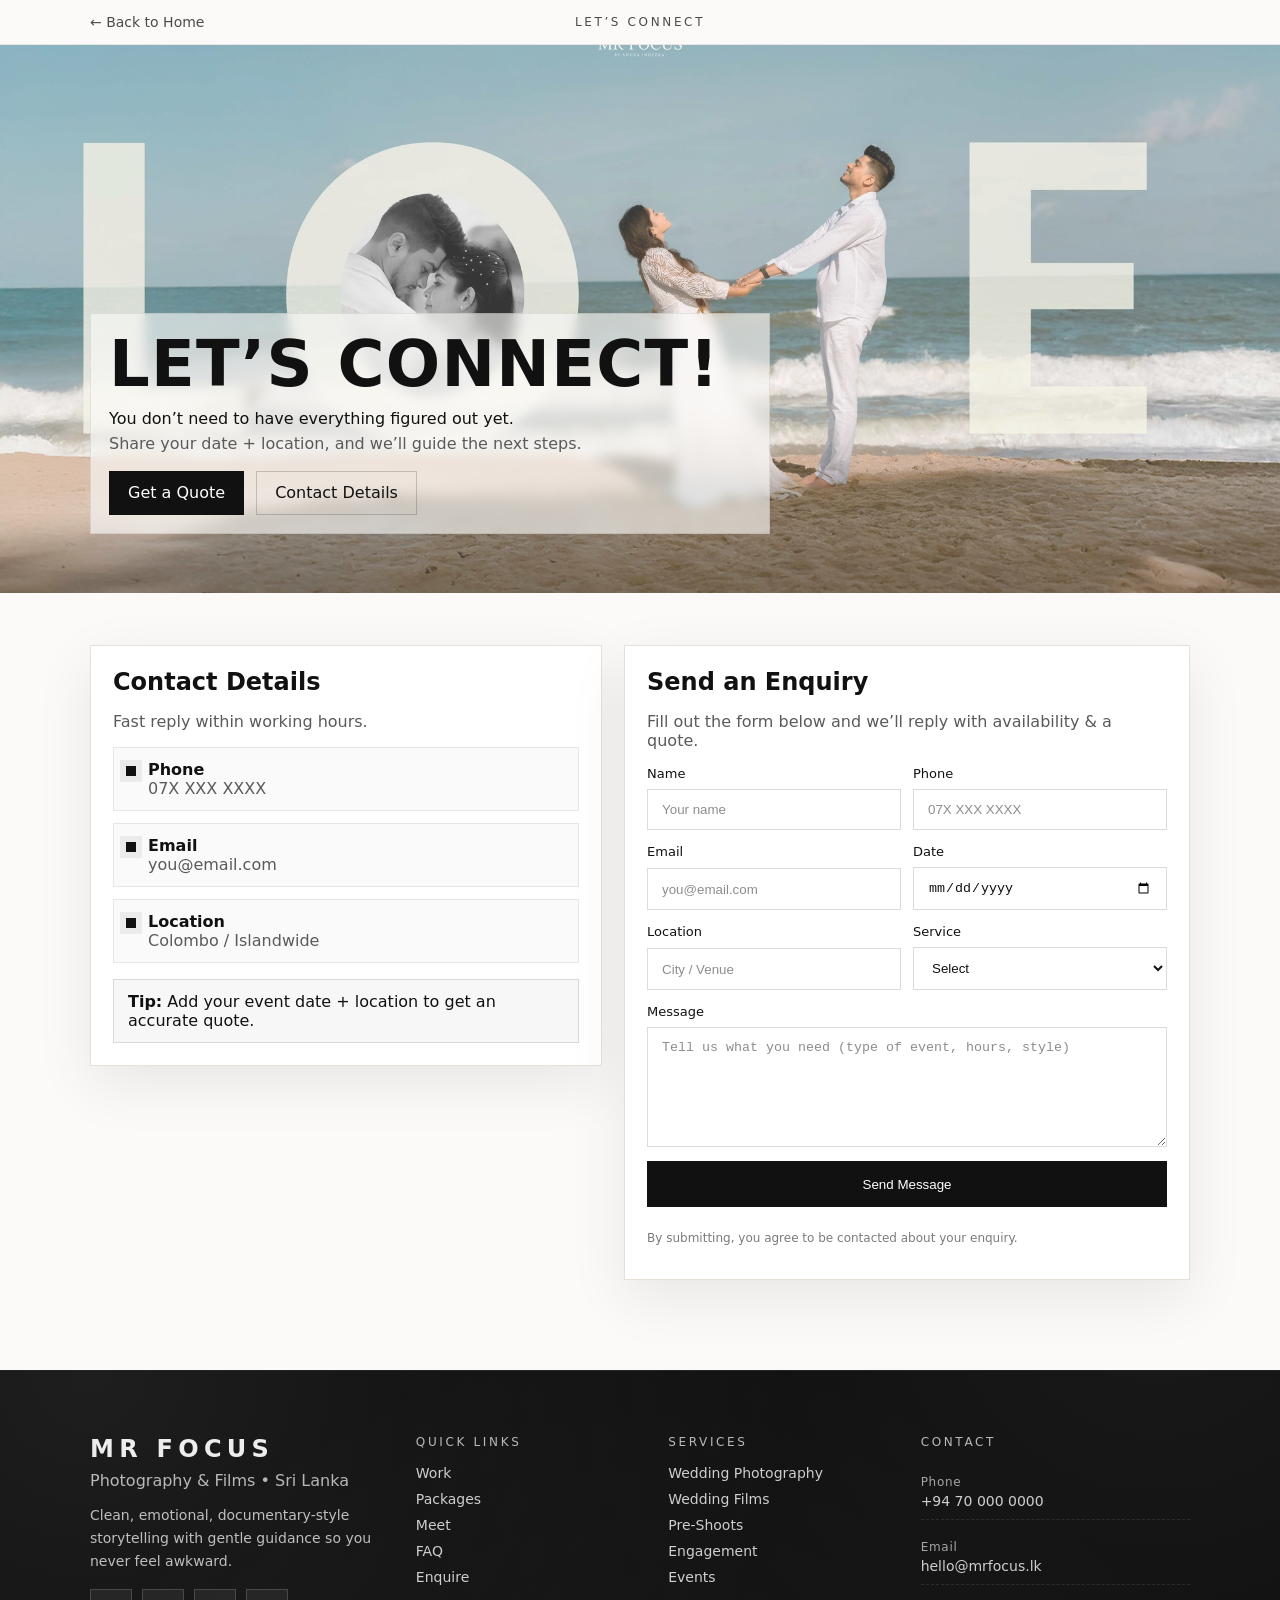
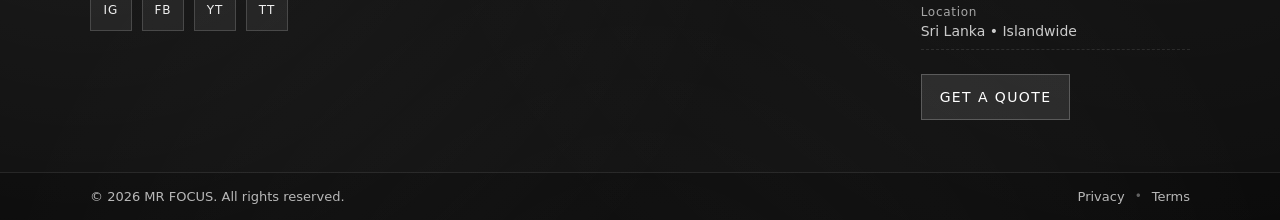
<file: contact.html>
<!doctype html>
<html lang="en">
<head>
  <meta charset="utf-8" />
  <meta name="viewport" content="width=device-width, initial-scale=1" />
  <title>Contact | Let’s Connect</title>

  <style>
    :root{
      --bg: #fbfaf8;
      --card: #ffffff;
      --stroke: #e7e0d6;
      --text: #111111;
      --muted: #5a5a5a;
      --accent: #111111;
      --shadow: 0 18px 55px rgba(0,0,0,0.08);

      /* ✅ MAKE ALL BOXES SQUARE */
      --radius: 0px;
      --radius-sm: 0px;

      --container: 1100px;
    }

    *{ box-sizing:border-box; }
    html{ scroll-behavior:smooth; }
    body{
      margin:0;
      min-height: 100vh;
      font-family: ui-sans-serif, system-ui, -apple-system, Segoe UI, Roboto, Arial;
      background: var(--bg);
      color: var(--text);
      overflow-x:hidden;
    }

    a{ color: inherit; }
    img{ max-width:100%; display:block; }
    .container{ width:min(var(--container), 92%); margin-inline:auto; }

    /* Force a section to be FULL width even if it’s inside a container */
    .full-bleed{
      width: 100vw;
      margin-left: calc(50% - 50vw);
      margin-right: calc(50% - 50vw);
    }

    /* ===== Topbar ===== */
    .topbar{
      position: sticky;
      top: 0;
      z-index: 20;
      background: rgba(251,250,248,0.88);
      backdrop-filter: blur(10px);
      border-bottom: 1px solid rgba(0,0,0,0.08);
    }

    /* Grid keeps title centered */
    .topbar__inner{
      display:grid;
      grid-template-columns: 1fr auto 1fr;
      align-items:center;
      gap: 12px;
      padding: 14px 0;
    }

    .back{
      justify-self:start;
      color: var(--text);
      text-decoration:none;
      opacity:.75;
      white-space: nowrap;
      font-size: 14px;
    }
    .back:hover{ opacity:1; }

    .brand{
      justify-self:center;
      letter-spacing: .22em;
      font-size: 12px;
      opacity:.75;
      text-transform: uppercase;
      white-space: nowrap;
    }
    .topbar__spacer{ justify-self:end; }

    /* ===== Hero (FULL width background) ===== */
    .hero{
      position: relative;
      overflow:hidden;
      padding: clamp(44px, 6vw, 90px) 0 clamp(30px, 4vw, 56px);

      background: var(--hero-img, none);
      background-size: cover;
      background-position: center;
    }

    .hero::before{
      content:"";
      position:absolute;
      inset:0;
      background: rgba(251,250,248,0.22);
      pointer-events:none;
    }

    .hero::after{
      content:"";
      position:absolute;
      inset:0;
      background:
        radial-gradient(circle at 15% 25%, rgba(0,0,0,0.04), transparent 55%),
        radial-gradient(circle at 85% 30%, rgba(0,0,0,0.03), transparent 55%);
      pointer-events:none;
    }

    .hero__inner{
      position:relative;
      z-index:1;
      display:flex;
      align-items:flex-end;
      min-height: clamp(240px, 55vh, 420px);
      padding-bottom: 8px;
    }

    /* ✅ HERO COPY BOX NOW SQUARE */
    .hero__copy{
      max-width: 680px;
      width: 100%;
      padding: clamp(14px, 2.2vw, 18px);
      border-radius: var(--radius);
      background: rgba(251,250,248,0.62);
      border: 1px solid rgba(0,0,0,0.08);
      backdrop-filter: blur(6px);
    }

    .hero__copy h1{
      margin:0 0 12px;
      font-size: clamp(30px, 5vw, 64px);
      line-height: 1.02;
      letter-spacing: .02em;
      text-transform: uppercase;
      overflow-wrap:anywhere;
    }
    .hero__copy p{ margin: 6px 0; }
    .muted{ color: var(--muted); }

    .hero__actions{
      display:flex;
      gap:12px;
      margin-top: 18px;
      flex-wrap: wrap;
    }

    /* ===== Layout ===== */
    .section{ padding: clamp(34px, 5vw, 52px) 0 clamp(60px, 7vw, 90px); }
    .grid{
      display:grid;
      grid-template-columns: 0.95fr 1.05fr;
      gap: 22px;
      align-items:start;
    }

    /* ===== Cards ===== */
    .card{
      background: var(--card);
      border: 1px solid var(--stroke);
      border-radius: var(--radius);
      padding: clamp(16px, 2.4vw, 22px);
      box-shadow: var(--shadow);
    }
    .card h2{ margin: 0 0 8px; }
    .tiny{ font-size: 12px; opacity: .8; margin-top: 10px; }

    /* ===== Info list ===== */
    .info__list{ margin-top: 14px; display:grid; gap: 12px; }

    /* ✅ INFO ITEM NOW SQUARE */
    .info__item{
      display:flex;
      gap: 12px;
      align-items:flex-start;
      padding: 12px;
      border-radius: var(--radius-sm);
      border: 1px solid rgba(0,0,0,0.08);
      background: rgba(0,0,0,0.02);
    }

    /* ✅ DOT NOW SQUARE */
    .dot{
      width:10px; height:10px;
      margin-top: 6px;
      border-radius: var(--radius);
      background: var(--accent);
      box-shadow: 0 0 0 6px rgba(0,0,0,0.06);
      flex: 0 0 auto;
    }

    /* ✅ NOTE NOW SQUARE */
    .note{
      margin-top: 16px;
      padding: 12px 14px;
      border-radius: var(--radius-sm);
      border: 1px solid rgba(0,0,0,0.12);
      background: rgba(0,0,0,0.03);
    }

    /* ===== Form ===== */
    .form{ margin-top: 14px; display:grid; gap: 14px; }
    .row2{
      display:grid;
      grid-template-columns: 1fr 1fr;
      gap: 12px;
    }
    label{ display:grid; gap: 8px; font-size: 13px; }

    /* ✅ INPUTS/TEXTAREA/SELECT NOW SQUARE */
    input, textarea, select{
      width:100%;
      padding: 12px 14px;
      border-radius: var(--radius);
      border: 1px solid rgba(0,0,0,0.14);
      background: #fff;
      color: var(--text);
      outline: none;
      transition: .18s ease;
    }
    textarea{ resize: vertical; min-height: 120px; }
    input::placeholder, textarea::placeholder{ color: rgba(0,0,0,0.45); }

    input:focus, textarea:focus, select:focus{
      border-color: rgba(0,0,0,0.55);
      box-shadow: 0 0 0 4px rgba(0,0,0,0.10);
    }

    /* ===== Buttons ===== */
    /* ✅ BUTTONS NOW SQUARE */
    .btn{
      display:inline-flex;
      align-items:center;
      justify-content:center;
      height: 44px;
      padding: 0 18px;
      border-radius: var(--radius);
      border: 1px solid rgba(0,0,0,0.18);
      background: transparent;
      color: var(--text);
      text-decoration:none;
      cursor:pointer;
      transition: .18s ease;
      user-select:none;
      white-space: nowrap;
    }
    .btn:hover{ transform: translateY(-1px); border-color: rgba(0,0,0,0.38); }

    .btn--ghost{ background: transparent; }

    .btn--full{
      width: 100%;
      height: 46px;
      border: 1px solid #111;
      background: #111;
      color: #fff;
    }
    .btn--full:hover{ box-shadow: 0 18px 40px rgba(0,0,0,0.14); }

    /* hero primary button black */
    .hero .btn:first-child{
      border-color: #111;
      background: #111;
      color:#fff;
    }

    /* Jump offset */
    #contactForm{ scroll-margin-top: 90px; }

    /* Pulse highlight */
    .pulse{ animation: pulseGlow 1.2s ease both; }
    @keyframes pulseGlow{
      0%{ box-shadow: 0 0 0 rgba(0,0,0,0); }
      40%{ box-shadow: 0 0 0 6px rgba(0,0,0,0.10); }
      100%{ box-shadow: 0 0 0 rgba(0,0,0,0); }
    }

    /* ===== Footer ===== */
    .footer{
      background: #0b0b0b;
      color: rgba(255,255,255,0.92);
      padding: 64px 0 0;
      border-top: 1px solid rgba(255,255,255,0.10);
      position: relative;
      overflow: hidden;
    }
    .footer::before{
      content:"";
      position:absolute;
      inset:-220px;
      background:
        radial-gradient(circle at 18% 25%, rgba(255,255,255,0.08), transparent 45%),
        radial-gradient(circle at 80% 15%, rgba(255,255,255,0.06), transparent 50%),
        radial-gradient(circle at 50% 95%, rgba(255,255,255,0.05), transparent 55%);
      pointer-events:none;
    }
    .footer__wrap{
      position: relative;
      z-index: 1;
      display: grid;
      grid-template-columns: 1.2fr 0.9fr 0.9fr 1.1fr;
      gap: 32px;
      padding-bottom: 52px;
    }
    .footer__brand{
      font-size: 24px;
      letter-spacing: .22em;
      text-transform: uppercase;
      margin-bottom: 8px;
      font-weight: 700;
    }
    .footer__tag{ opacity: .75; margin-bottom: 14px; }
    .footer__about{
      margin: 0;
      max-width: 420px;
      line-height: 1.65;
      color: rgba(255,255,255,0.72);
      font-size: 14px;
    }
    .footer__social{
      display: flex;
      gap: 10px;
      margin-top: 16px;
      flex-wrap: wrap;
    }

    /* ✅ FOOTER SOCIAL BUTTONS NOW SQUARE */
    .socialBtn{
      width: 42px;
      height: 42px;
      display: inline-flex;
      align-items: center;
      justify-content: center;
      border-radius: var(--radius);
      border: 1px solid rgba(255,255,255,0.16);
      background: rgba(255,255,255,0.06);
      color: rgba(255,255,255,0.92);
      text-decoration: none;
      transition: .18s ease;
      font-size: 12px;
      letter-spacing: .08em;
    }
    .socialBtn:hover{
      transform: translateY(-1px);
      border-color: rgba(255,255,255,0.35);
      background: rgba(255,255,255,0.10);
    }
    .footer__col{
      display: grid;
      align-content: start;
      gap: 10px;
      min-width: 0;
    }
    .footer__title{
      font-size: 12px;
      letter-spacing: .22em;
      text-transform: uppercase;
      color: rgba(255,255,255,0.70);
      margin-bottom: 6px;
    }
    .footer__link{
      color: rgba(255,255,255,0.86);
      text-decoration: none;
      font-size: 14px;
      opacity: .92;
      transition: .18s ease;
      overflow-wrap:anywhere;
    }
    .footer__link:hover{ opacity: 1; transform: translateX(2px); }

    .footer__contact .footer__item{
      display: grid;
      gap: 4px;
      padding: 10px 0;
      border-bottom: 1px dashed rgba(255,255,255,0.10);
    }
    .footer__label{
      font-size: 12px;
      color: rgba(255,255,255,0.62);
      letter-spacing: .06em;
    }
    .footer__text{
      font-size: 14px;
      color: rgba(255,255,255,0.78);
    }

    /* ✅ FOOTER CTA NOW SQUARE */
    .footer__cta{
      margin-top: 14px;
      display: inline-flex;
      align-items: center;
      justify-content: center;
      height: 46px;
      padding: 0 18px;
      border-radius: var(--radius);
      border: 1px solid rgba(255,255,255,0.22);
      background: rgba(255,255,255,0.10);
      color: #fff;
      text-decoration: none;
      font-size: 14px;
      letter-spacing: .10em;
      text-transform: uppercase;
      transition: .18s ease;
      width: fit-content;
      max-width: 100%;
    }
    .footer__cta:hover{
      transform: translateY(-1px);
      border-color: rgba(255,255,255,0.40);
      background: rgba(255,255,255,0.14);
    }
    .footer__bottom{
      border-top: 1px solid rgba(255,255,255,0.10);
      padding: 16px 0;
      background: rgba(0,0,0,0.35);
    }
    .footer__bottomInner{
      display:flex;
      align-items:center;
      justify-content:space-between;
      gap: 12px;
      flex-wrap: wrap;
    }
    .footer__mini{
      color: rgba(255,255,255,0.70);
      font-size: 13px;
    }
    .footer__miniLinks{
      display:flex;
      align-items:center;
      gap: 10px;
      flex-wrap: wrap;
    }
    .footer__miniLink{
      color: rgba(255,255,255,0.70);
      text-decoration:none;
      font-size: 13px;
    }
    .footer__miniLink:hover{ color: rgba(255,255,255,0.92); }
    .dotSep{ color: rgba(255,255,255,0.35); font-size: 12px; }

    /* ===== Responsive ===== */
    @media (max-width: 980px){
      .grid{ grid-template-columns: 1fr; }
      .footer__wrap{ grid-template-columns: 1fr 1fr; }
    }

    @media (max-width: 760px){
      .topbar__inner{ padding: 12px 0; }
      .brand{ letter-spacing: .16em; font-size: 11px; }
      .row2{ grid-template-columns: 1fr; }
      .grid{ gap: 16px; }
    }

    @media (max-width: 560px){
      .hero__actions{
        display:grid;
        grid-template-columns: 1fr 1fr;
        gap: 10px;
      }
      .btn{ width: 100%; }
      .footer{ padding-top: 48px; }
      .footer__wrap{ grid-template-columns: 1fr; gap: 24px; padding-bottom: 36px; }
    }

    @media (max-width: 380px){
      .hero__actions{ grid-template-columns: 1fr; }
    }

    @media (prefers-reduced-motion: reduce){
      html{ scroll-behavior: auto; }
      *{ transition: none !important; animation: none !important; }
      .btn:hover{ transform: none; }
    }
  </style>
</head>

<body>
  <header class="topbar">
    <div class="container topbar__inner">
      <a class="back" href="index.html">← Back to Home</a>
      <div class="brand">LET’S CONNECT</div>
      <div class="topbar__spacer"></div>
    </div>
  </header>

  <!-- FULL WIDTH HERO -->
  <section class="hero full-bleed" style="--hero-img: url('assets/img3.jpg');">
    <div class="container hero__inner">
      <div class="hero__copy">
        <h1>Let’s Connect!</h1>
        <p>You don’t need to have everything figured out yet.</p>
        <p class="muted">Share your date + location, and we’ll guide the next steps.</p>

        <div class="hero__actions">
          <a class="btn" href="#contactForm">Get a Quote</a>
          <a class="btn btn--ghost" href="#info">Contact Details</a>
        </div>
      </div>
    </div>
  </section>

  <main class="main">
    <section class="section" id="info">
      <div class="container grid">
        <div class="card info">
          <h2>Contact Details</h2>
          <p class="muted">Fast reply within working hours.</p>

          <div class="info__list">
            <div class="info__item">
              <span class="dot"></span>
              <div>
                <strong>Phone</strong>
                <div class="muted">07X XXX XXXX</div>
              </div>
            </div>

            <div class="info__item">
              <span class="dot"></span>
              <div>
                <strong>Email</strong>
                <div class="muted">you@email.com</div>
              </div>
            </div>

            <div class="info__item">
              <span class="dot"></span>
              <div>
                <strong>Location</strong>
                <div class="muted">Colombo / Islandwide</div>
              </div>
            </div>
          </div>

          <div class="note">
            <strong>Tip:</strong> Add your event date + location to get an accurate quote.
          </div>
        </div>

        <div class="card">
          <h2>Send an Enquiry</h2>
          <p class="muted">Fill out the form below and we’ll reply with availability & a quote.</p>

          <form class="form" id="contactForm">
            <div class="row2">
              <label>
                <span>Name</span>
                <input name="name" required placeholder="Your name" />
              </label>
              <label>
                <span>Phone</span>
                <input name="phone" placeholder="07X XXX XXXX" />
              </label>
            </div>

            <div class="row2">
              <label>
                <span>Email</span>
                <input type="email" name="email" required placeholder="you@email.com" />
              </label>
              <label>
                <span>Date</span>
                <input type="date" name="date" />
              </label>
            </div>

            <div class="row2">
              <label>
                <span>Location</span>
                <input name="location" placeholder="City / Venue" />
              </label>
              <label>
                <span>Service</span>
                <select name="service">
                  <option value="">Select</option>
                  <option>Photography</option>
                  <option>Videography</option>
                  <option>Photography + Videography</option>
                  <option>Pre-shoot</option>
                </select>
              </label>
            </div>

            <label>
              <span>Message</span>
              <textarea name="message" rows="5" placeholder="Tell us what you need (type of event, hours, style)"></textarea>
            </label>

            <button class="btn btn--full" type="submit">Send Message</button>

            <p class="tiny muted">
              By submitting, you agree to be contacted about your enquiry.
            </p>
          </form>
        </div>
      </div>
    </section>
  </main>

  <footer class="footer">
    <div class="container footer__wrap">
      <div class="footer__brandBlock">
        <div class="footer__brand">MR FOCUS</div>
        <div class="footer__tag">Photography & Films • Sri Lanka</div>

        <p class="footer__about">
          Clean, emotional, documentary-style storytelling with gentle guidance so you never feel awkward.
        </p>

        <div class="footer__social">
          <a class="socialBtn" href="#" aria-label="Instagram">IG</a>
          <a class="socialBtn" href="#" aria-label="Facebook">FB</a>
          <a class="socialBtn" href="#" aria-label="YouTube">YT</a>
          <a class="socialBtn" href="#" aria-label="TikTok">TT</a>
        </div>
      </div>

      <div class="footer__col">
        <div class="footer__title">Quick Links</div>
        <a class="footer__link" href="index.html#work">Work</a>
        <a class="footer__link" href="index.html#packages">Packages</a>
        <a class="footer__link" href="index.html#meet">Meet</a>
        <a class="footer__link" href="index.html#faq">FAQ</a>
        <a class="footer__link" href="contact.html">Enquire</a>
      </div>

      <div class="footer__col">
        <div class="footer__title">Services</div>
        <a class="footer__link" href="index.html#packages">Wedding Photography</a>
        <a class="footer__link" href="index.html#packages">Wedding Films</a>
        <a class="footer__link" href="index.html#packages">Pre-Shoots</a>
        <a class="footer__link" href="index.html#packages">Engagement</a>
        <a class="footer__link" href="index.html#packages">Events</a>
      </div>

      <div class="footer__col footer__contact">
        <div class="footer__title">Contact</div>

        <div class="footer__item">
          <span class="footer__label">Phone</span>
          <a class="footer__link" href="tel:+94700000000">+94 70 000 0000</a>
        </div>

        <div class="footer__item">
          <span class="footer__label">Email</span>
          <a class="footer__link" href="mailto:hello@mrfocus.lk">hello@mrfocus.lk</a>
        </div>

        <div class="footer__item">
          <span class="footer__label">Location</span>
          <div class="footer__text">Sri Lanka • Islandwide</div>
        </div>

        <a class="footer__cta" href="contact.html#contactForm">Get a Quote</a>
      </div>
    </div>

    <div class="footer__bottom">
      <div class="container footer__bottomInner">
        <div class="footer__mini">
          © <span id="year"></span> MR FOCUS. All rights reserved.
        </div>
        <div class="footer__miniLinks">
          <a href="#" class="footer__miniLink">Privacy</a>
          <span class="dotSep">•</span>
          <a href="#" class="footer__miniLink">Terms</a>
        </div>
      </div>
    </div>
  </footer>

  <script>
    document.getElementById("year").textContent = new Date().getFullYear();

    const form = document.querySelector("#contactForm");

    document.querySelectorAll('a[href^="#"]').forEach(a => {
      a.addEventListener("click", (e) => {
        const id = a.getAttribute("href");
        const el = document.querySelector(id);
        if (!el) return;
        e.preventDefault();
        el.scrollIntoView({ behavior: "smooth", block: "start" });
        history.pushState(null, "", id);
      });
    });

    function pulseForm(){
      if (!form) return;
      form.classList.remove("pulse");
      void form.offsetWidth;
      form.classList.add("pulse");
      setTimeout(()=> form.classList.remove("pulse"), 1200);
    }

    if (location.hash === "#contactForm") {
      setTimeout(() => {
        form.scrollIntoView({ behavior: "smooth", block: "start" });
        pulseForm();
        const firstInput = form.querySelector("input, textarea, select");
        if (firstInput) firstInput.focus();
      }, 200);
    }
  </script>
</body>
</html>
</file>
